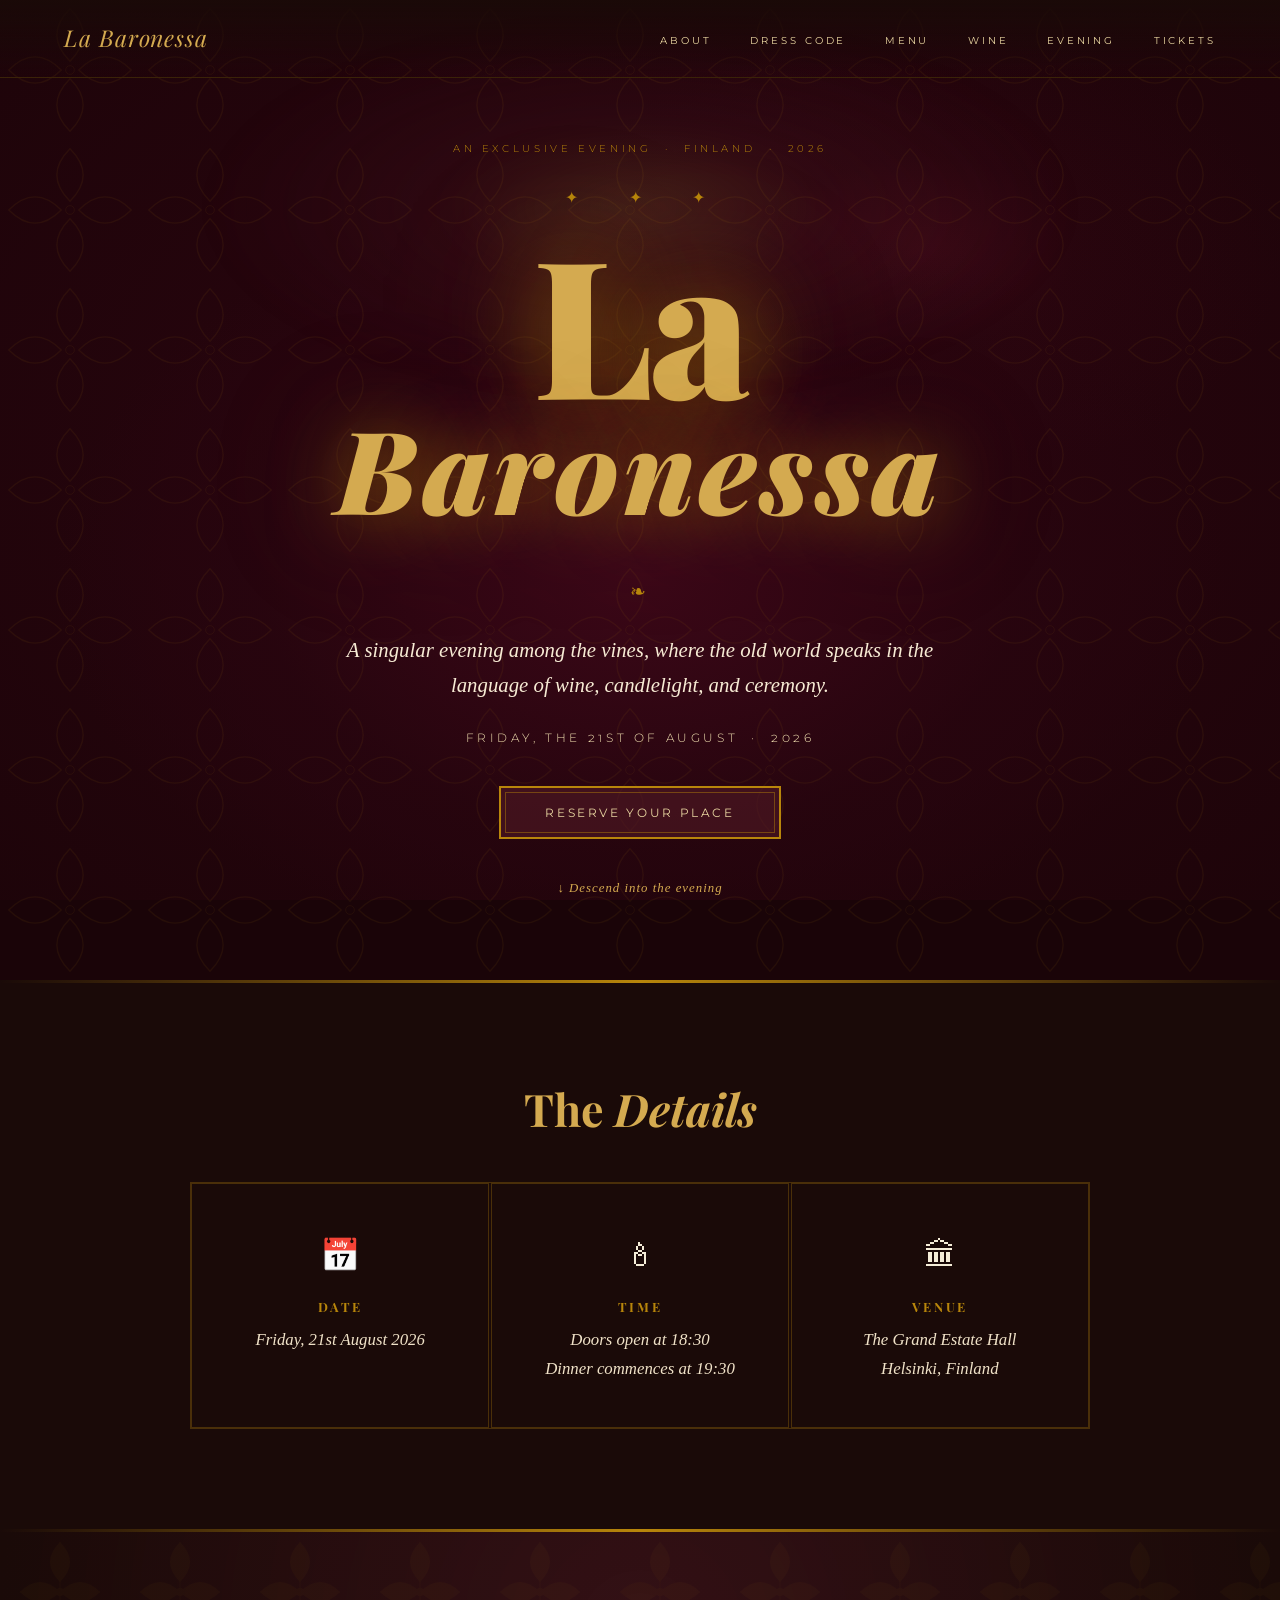
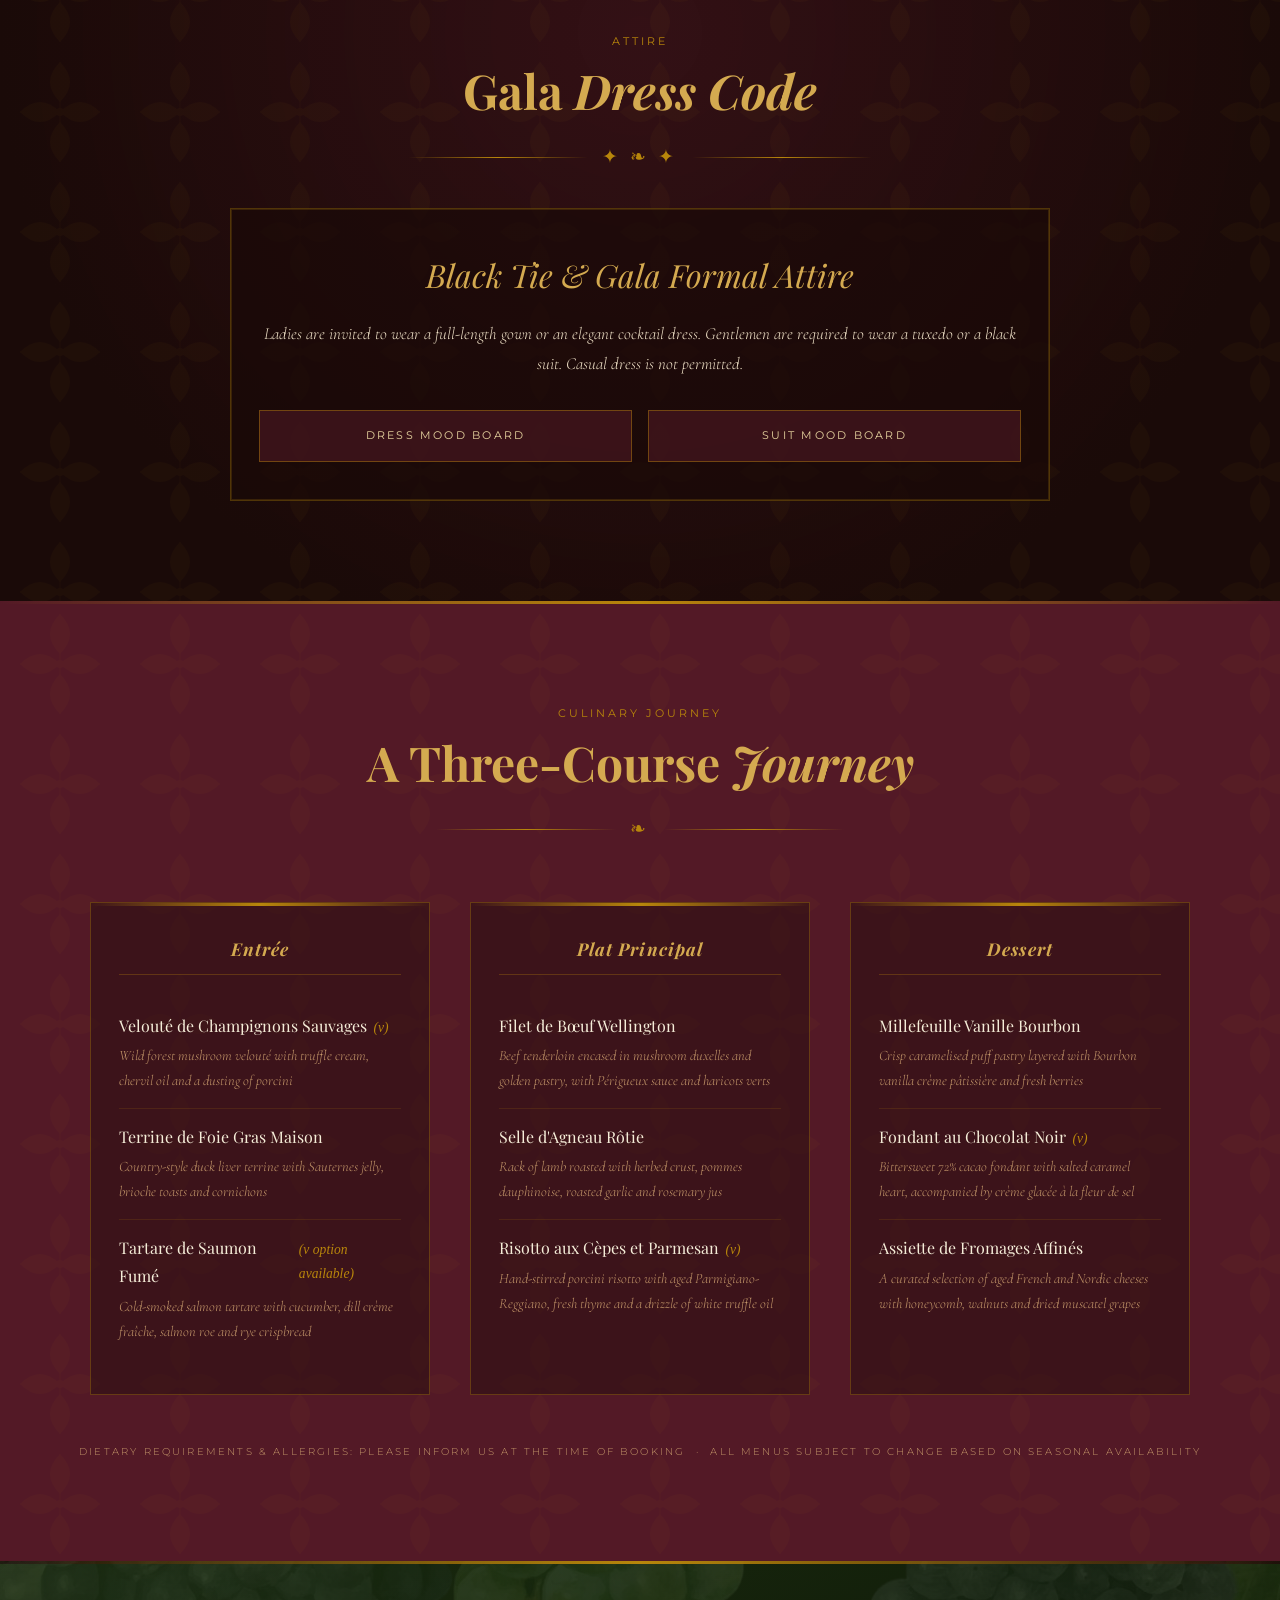
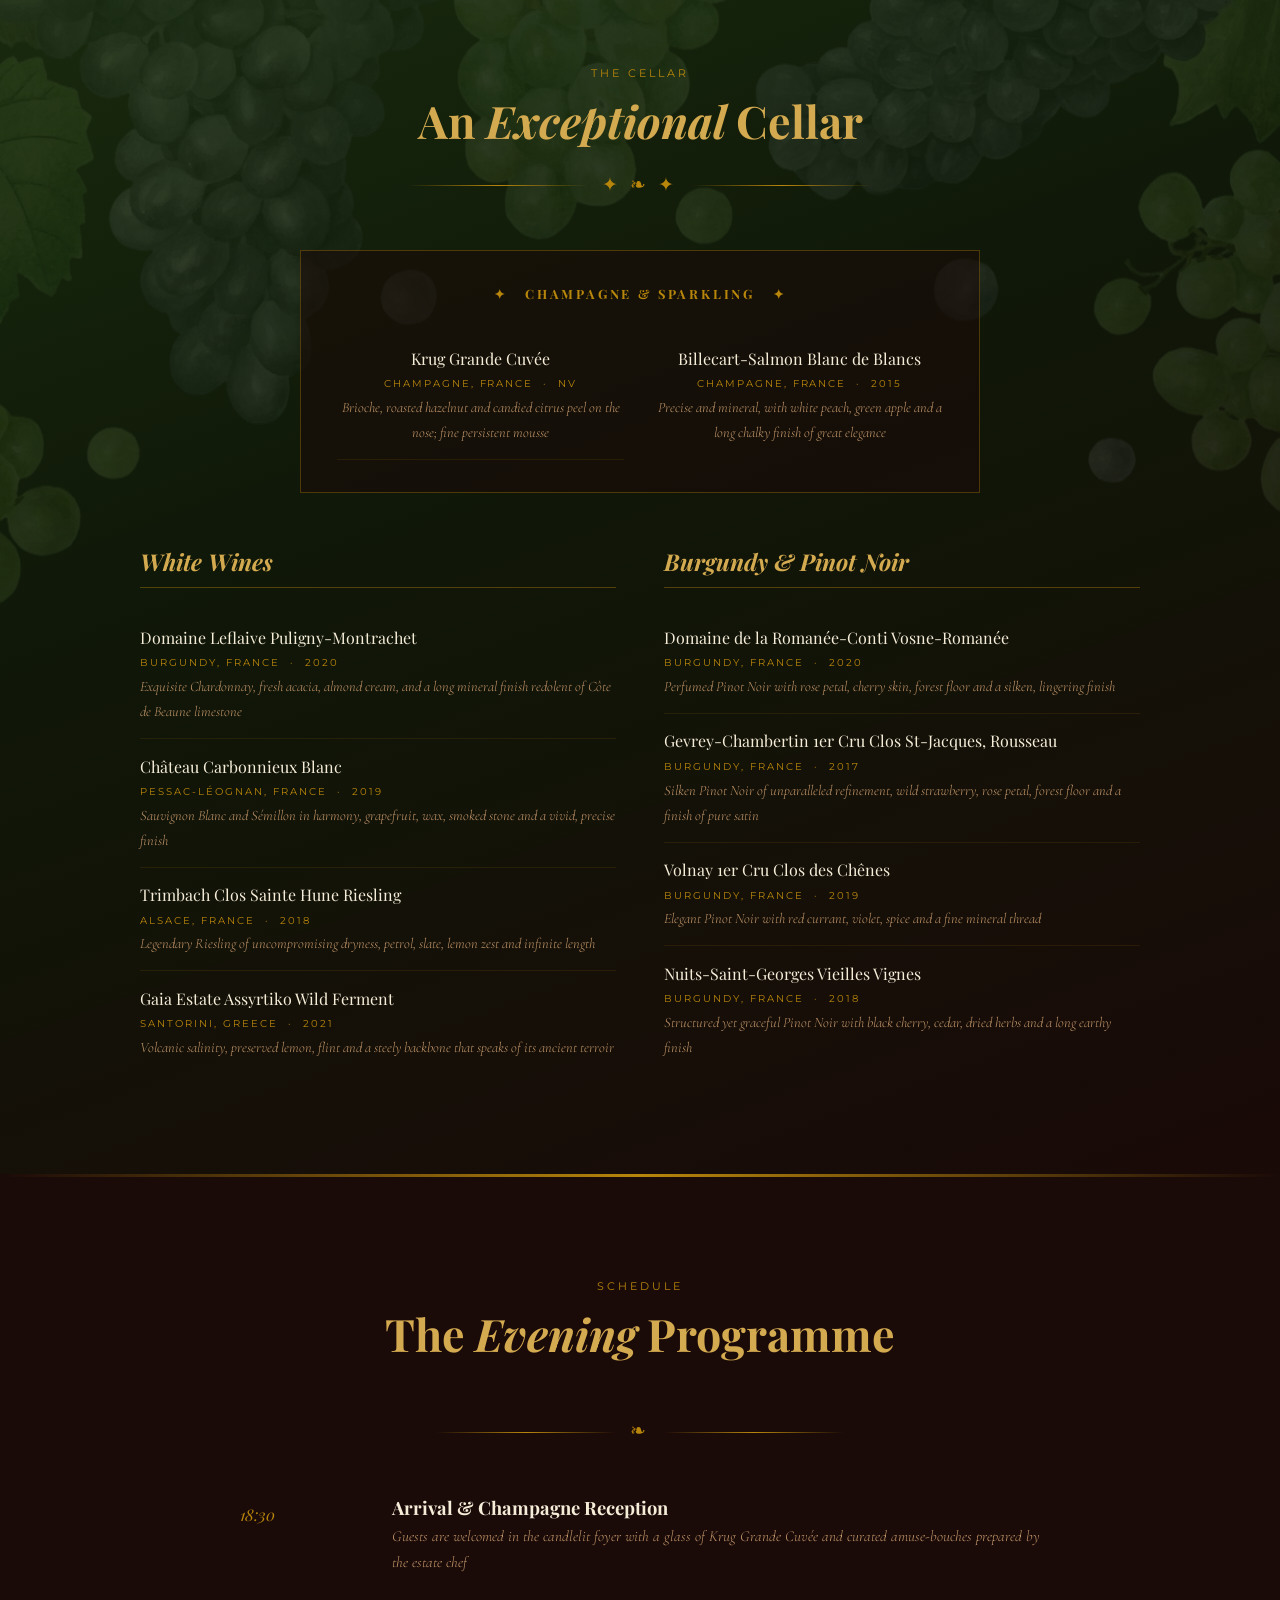
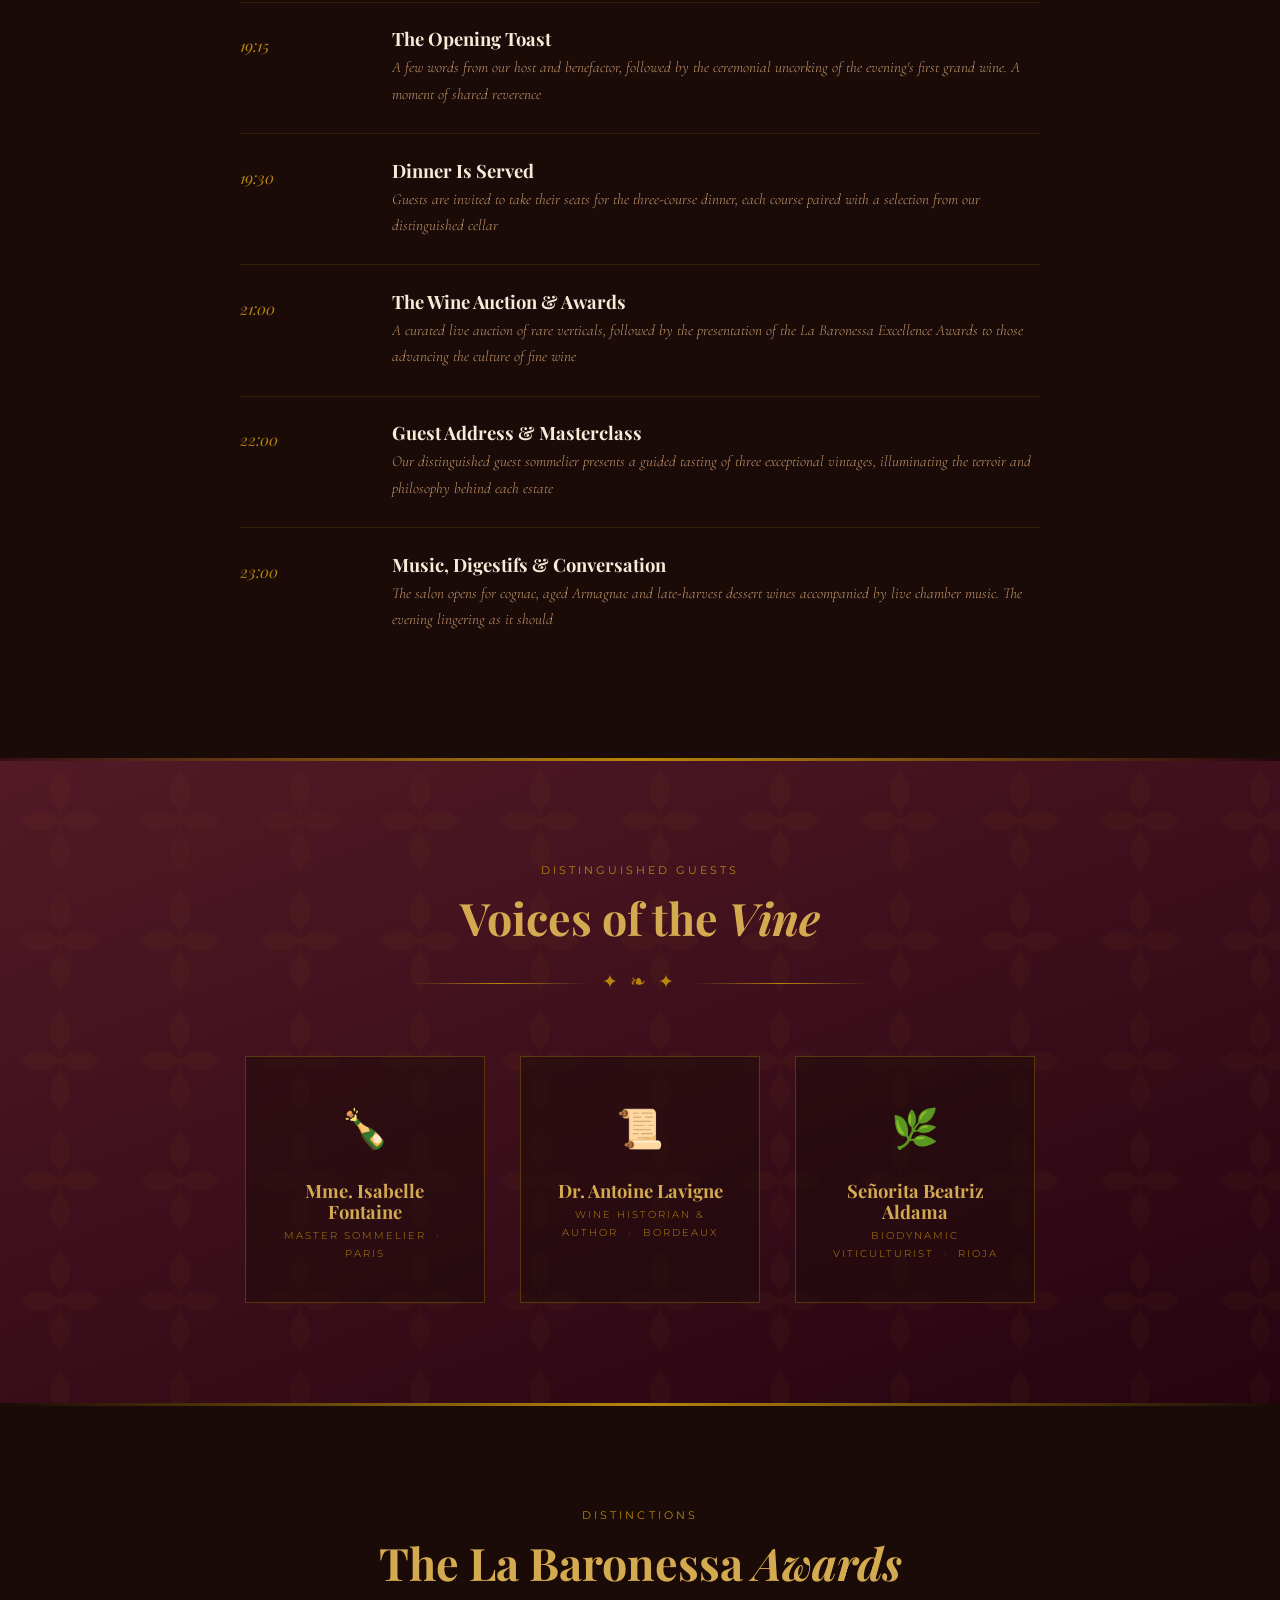
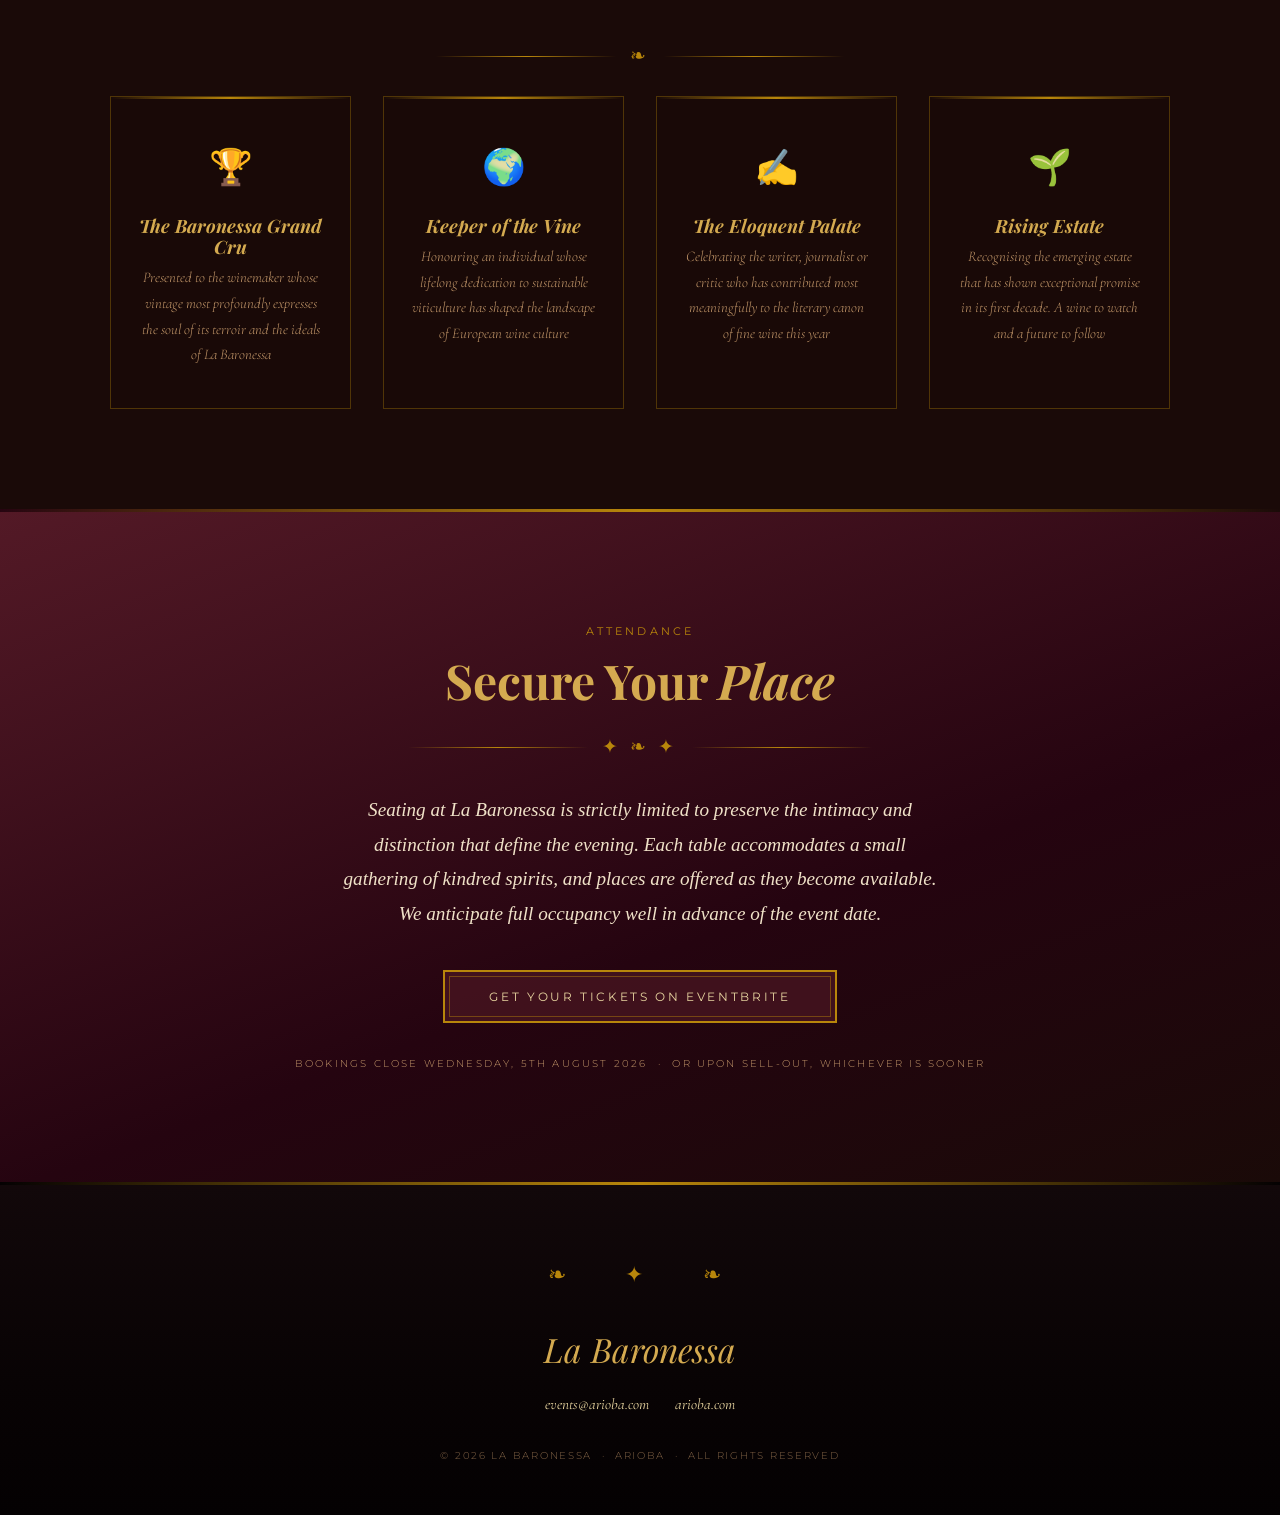
<file: index.html>
<!DOCTYPE html>
<html lang="en">
  <head>
    <meta charset="UTF-8" />
    <meta name="viewport" content="width=device-width, initial-scale=1.0" />
    <title>La Baronessa | An Exclusive Winery Gala · Finland 2026</title>
    <link rel="preconnect" href="https://fonts.googleapis.com" />
    <link rel="preconnect" href="https://fonts.gstatic.com" crossorigin />
    <link
      href="https://fonts.googleapis.com/css2?family=Playfair+Display:ital,wght@0,400;0,700;0,900;1,400;1,700;1,900&family=IM+Fell+English:ital@0;1&family=Cormorant+Garamond:ital,wght@0,300;0,400;1,300;1,400&family=Montserrat:wght@300;400&display=swap"
      rel="stylesheet"
    />
    <link rel="stylesheet" href="style.css" />
  </head>
  <body>
    <!-- Navigation -->
    <header role="banner">
      <nav aria-label="Main navigation">
        <a href="#hero" class="nav-logo">La Baronessa</a>
        <ul class="nav-links" role="list">
          <li><a href="about.html">About</a></li>
          <li><a href="#dress-code">Dress Code</a></li>
          <li><a href="#menu">Menu</a></li>
          <li><a href="#wine">Wine</a></li>
          <li><a href="#programme">Evening</a></li>
          <li><a href="#tickets">Tickets</a></li>
        </ul>
      </nav>
    </header>

    <main>
      <!-- Hero -->
      <section id="hero" aria-labelledby="hero-title">
        <p class="hero-eyebrow">
          An Exclusive Evening &nbsp;·&nbsp; Finland &nbsp;·&nbsp; 2026
        </p>
        <span class="hero-ornament" aria-hidden="true"
          >✦ &nbsp; ✦ &nbsp; ✦</span
        >
        <h1 id="hero-title">
          <span class="hero-title-la">La</span>
          <span class="hero-title-baronesa">Baronessa</span>
        </h1>
        <div class="vine-rule" aria-hidden="true"><span>❧</span></div>
        <p class="hero-subtitle">
          A singular evening among the vines, where the old world speaks in the
          language of wine, candlelight, and ceremony.
        </p>
        <p class="hero-date">
          <time datetime="2026-08-21"
            >Friday, the 21st of August &nbsp;·&nbsp; 2026</time
          >
        </p>
        <a href="#tickets" class="btn-cta">Reserve Your Place</a>
        <span class="hero-scroll-hint" aria-hidden="true"
          >↓ Descend into the evening</span
        >
      </section>

      <!-- Event Details -->
      <section
        id="details"
        class="section-border-top"
        aria-labelledby="details-title"
      >
        <h2 id="details-title">The <span class="italic-gold">Details</span></h2>
        <ul class="details-grid" role="list">
          <li class="detail-card">
            <span class="detail-icon" aria-hidden="true">📅</span>
            <h3>Date</h3>
            <p><time datetime="2026-08-21">Friday, 21st August 2026</time></p>
          </li>
          <li class="detail-card">
            <span class="detail-icon" aria-hidden="true">🕯</span>
            <h3>Time</h3>
            <p>
              Doors open at <time datetime="18:30">18:30</time><br />
              Dinner commences at <time datetime="19:30">19:30</time>
            </p>
          </li>
          <li class="detail-card">
            <span class="detail-icon" aria-hidden="true">🏛</span>
            <h3>Venue</h3>
            <!-- TODO: replace with real venue name and address -->
            <p>The Grand Estate Hall<br />Helsinki, Finland</p>
          </li>
        </ul>
      </section>

      <!-- Dress Code -->
      <section
        id="dress-code"
        class="section-border-top vine-bg"
        aria-labelledby="dress-code-title"
      >
        <header class="section-header centred max-w">
          <span class="section-tag">Attire</span>
          <h2 id="dress-code-title">
            Gala <span class="italic-gold">Dress Code</span>
          </h2>
          <div class="vine-rule" aria-hidden="true"><span>✦ ❧ ✦</span></div>
        </header>
        <div class="dress-code-panel">
          <p class="dress-code-lead">Black Tie &amp; Gala Formal Attire</p>
          <p class="dress-code-rule">
            Ladies are invited to wear a full-length gown or an elegant cocktail
            dress. Gentlemen are required to wear a tuxedo or a black suit.
            Casual dress is not permitted.
          </p>
          <div class="dress-code-boards" role="list">
            <a
              class="dress-board"
              href="https://pin.it/4fusInB5Q"
              target="_blank"
              rel="noopener noreferrer"
              >Dress Mood Board</a
            >
            <a
              class="dress-board"
              href="https://pin.it/1NRxevU7A"
              target="_blank"
              rel="noopener noreferrer"
              >Suit Mood Board</a
            >
          </div>
        </div>
      </section>

      <!-- Dinner Menu -->
      <section
        id="menu"
        class="section-border-top vine-bg"
        aria-labelledby="menu-title"
      >
        <header class="section-header centred">
          <span class="section-tag">Culinary Journey</span>
          <h2 id="menu-title">
            A Three-Course <span class="italic-gold">Journey</span>
          </h2>
          <div class="vine-rule" aria-hidden="true"><span>❧</span></div>
        </header>
        <div class="menu-columns">
          <!-- Entrée -->
          <article class="menu-col" aria-labelledby="menu-entree">
            <h3 class="menu-col-heading" id="menu-entree">Entrée</h3>
            <!-- TODO: replace with confirmed starter dishes -->
            <ul role="list">
              <li class="menu-item">
                <div class="menu-item-name">
                  Velouté de Champignons Sauvages
                  <span class="menu-item-v">(v)</span>
                </div>
                <p class="menu-item-desc">
                  Wild forest mushroom velouté with truffle cream, chervil oil
                  and a dusting of porcini
                </p>
              </li>
              <li class="menu-item">
                <div class="menu-item-name">Terrine de Foie Gras Maison</div>
                <p class="menu-item-desc">
                  Country-style duck liver terrine with Sauternes jelly, brioche
                  toasts and cornichons
                </p>
              </li>
              <li class="menu-item">
                <div class="menu-item-name">
                  Tartare de Saumon Fumé
                  <span class="menu-item-v">(v option available)</span>
                </div>
                <p class="menu-item-desc">
                  Cold-smoked salmon tartare with cucumber, dill crème fraîche,
                  salmon roe and rye crispbread
                </p>
              </li>
            </ul>
          </article>

          <!-- Main Course -->
          <article class="menu-col" aria-labelledby="menu-main">
            <h3 class="menu-col-heading" id="menu-main">Plat Principal</h3>
            <!-- TODO: replace with confirmed main course dishes -->
            <ul role="list">
              <li class="menu-item">
                <div class="menu-item-name">Filet de Bœuf Wellington</div>
                <p class="menu-item-desc">
                  Beef tenderloin encased in mushroom duxelles and golden
                  pastry, with Périgueux sauce and haricots verts
                </p>
              </li>
              <li class="menu-item">
                <div class="menu-item-name">Selle d'Agneau Rôtie</div>
                <p class="menu-item-desc">
                  Rack of lamb roasted with herbed crust, pommes dauphinoise,
                  roasted garlic and rosemary jus
                </p>
              </li>
              <li class="menu-item">
                <div class="menu-item-name">
                  Risotto aux Cèpes et Parmesan
                  <span class="menu-item-v">(v)</span>
                </div>
                <p class="menu-item-desc">
                  Hand-stirred porcini risotto with aged Parmigiano-Reggiano,
                  fresh thyme and a drizzle of white truffle oil
                </p>
              </li>
            </ul>
          </article>

          <!-- Dessert -->
          <article class="menu-col" aria-labelledby="menu-dessert">
            <h3 class="menu-col-heading" id="menu-dessert">Dessert</h3>
            <!-- TODO: replace with confirmed dessert dishes -->
            <ul role="list">
              <li class="menu-item">
                <div class="menu-item-name">Millefeuille Vanille Bourbon</div>
                <p class="menu-item-desc">
                  Crisp caramelised puff pastry layered with Bourbon vanilla
                  crème pâtissière and fresh berries
                </p>
              </li>
              <li class="menu-item">
                <div class="menu-item-name">
                  Fondant au Chocolat Noir <span class="menu-item-v">(v)</span>
                </div>
                <p class="menu-item-desc">
                  Bittersweet 72% cacao fondant with salted caramel heart,
                  accompanied by crème glacée à la fleur de sel
                </p>
              </li>
              <li class="menu-item">
                <div class="menu-item-name">Assiette de Fromages Affinés</div>
                <p class="menu-item-desc">
                  A curated selection of aged French and Nordic cheeses with
                  honeycomb, walnuts and dried muscatel grapes
                </p>
              </li>
            </ul>
          </article>
        </div>
        <p class="menu-footer-note">
          Dietary requirements &amp; allergies: please inform us at the time of
          booking &nbsp;·&nbsp; All menus subject to change based on seasonal
          availability
        </p>
      </section>

      <!-- Wine Menu -->
      <section
        id="wine"
        class="section-border-top"
        aria-labelledby="wine-title"
      >
        <header class="section-header centred max-w">
          <span class="section-tag">The Cellar</span>
          <h2 id="wine-title">
            An <span class="italic-gold">Exceptional</span> Cellar
          </h2>
          <div class="vine-rule" aria-hidden="true"><span>✦ ❧ ✦</span></div>
        </header>

        <!-- Champagne & Sparkling -->
        <div
          class="champagne-panel"
          role="region"
          aria-label="Champagne and Sparkling"
        >
          <p class="champagne-panel-heading" aria-hidden="true">
            ✦ &nbsp; Champagne &amp; Sparkling &nbsp; ✦
          </p>
          <ul class="champagne-pair" role="list">
            <!-- TODO: replace with real champagne selections -->
            <li class="wine-entry">
              <div class="wine-name">Krug Grande Cuvée</div>
              <div class="wine-meta">Champagne, France &nbsp;·&nbsp; NV</div>
              <p class="wine-note">
                Brioche, roasted hazelnut and candied citrus peel on the nose;
                fine persistent mousse
              </p>
            </li>
            <li class="wine-entry">
              <div class="wine-name">Billecart-Salmon Blanc de Blancs</div>
              <div class="wine-meta">Champagne, France &nbsp;·&nbsp; 2015</div>
              <p class="wine-note">
                Precise and mineral, with white peach, green apple and a long
                chalky finish of great elegance
              </p>
            </li>
          </ul>
        </div>

        <!-- White & Red Wines -->
        <div class="wine-columns">
          <div role="region" aria-labelledby="white-wines-heading">
            <h3 class="wine-col-heading" id="white-wines-heading">
              White Wines
            </h3>
            <!-- TODO: replace with real white wine selections -->
            <ul role="list">
              <li class="wine-entry">
                <div class="wine-name">Domaine Leflaive Puligny-Montrachet</div>
                <div class="wine-meta">Burgundy, France &nbsp;·&nbsp; 2020</div>
                <p class="wine-note">
                  Exquisite Chardonnay, fresh acacia, almond cream, and a long
                  mineral finish redolent of Côte de Beaune limestone
                </p>
              </li>
              <li class="wine-entry">
                <div class="wine-name">Château Carbonnieux Blanc</div>
                <div class="wine-meta">
                  Pessac-Léognan, France &nbsp;·&nbsp; 2019
                </div>
                <p class="wine-note">
                  Sauvignon Blanc and Sémillon in harmony, grapefruit, wax,
                  smoked stone and a vivid, precise finish
                </p>
              </li>
              <li class="wine-entry">
                <div class="wine-name">Trimbach Clos Sainte Hune Riesling</div>
                <div class="wine-meta">Alsace, France &nbsp;·&nbsp; 2018</div>
                <p class="wine-note">
                  Legendary Riesling of uncompromising dryness, petrol, slate,
                  lemon zest and infinite length
                </p>
              </li>
              <li class="wine-entry">
                <div class="wine-name">Gaia Estate Assyrtiko Wild Ferment</div>
                <div class="wine-meta">
                  Santorini, Greece &nbsp;·&nbsp; 2021
                </div>
                <p class="wine-note">
                  Volcanic salinity, preserved lemon, flint and a steely
                  backbone that speaks of its ancient terroir
                </p>
              </li>
            </ul>
          </div>

          <div role="region" aria-labelledby="red-wines-heading">
            <h3 class="wine-col-heading" id="red-wines-heading">
              Burgundy &amp; Pinot Noir
            </h3>
            <!-- TODO: replace with real wine selections -->
            <ul role="list">
              <li class="wine-entry">
                <div class="wine-name">
                  Domaine de la Romanée-Conti Vosne-Romanée
                </div>
                <div class="wine-meta">Burgundy, France &nbsp;·&nbsp; 2020</div>
                <p class="wine-note">
                  Perfumed Pinot Noir with rose petal, cherry skin, forest floor
                  and a silken, lingering finish
                </p>
              </li>
              <li class="wine-entry">
                <div class="wine-name">
                  Gevrey-Chambertin 1er Cru Clos St-Jacques, Rousseau
                </div>
                <div class="wine-meta">Burgundy, France &nbsp;·&nbsp; 2017</div>
                <p class="wine-note">
                  Silken Pinot Noir of unparalleled refinement, wild strawberry,
                  rose petal, forest floor and a finish of pure satin
                </p>
              </li>
              <li class="wine-entry">
                <div class="wine-name">Volnay 1er Cru Clos des Chênes</div>
                <div class="wine-meta">Burgundy, France &nbsp;·&nbsp; 2019</div>
                <p class="wine-note">
                  Elegant Pinot Noir with red currant, violet, spice and a fine
                  mineral thread
                </p>
              </li>
              <li class="wine-entry">
                <div class="wine-name">Nuits-Saint-Georges Vieilles Vignes</div>
                <div class="wine-meta">Burgundy, France &nbsp;·&nbsp; 2018</div>
                <p class="wine-note">
                  Structured yet graceful Pinot Noir with black cherry, cedar,
                  dried herbs and a long earthy finish
                </p>
              </li>
            </ul>
          </div>
        </div>
      </section>

      <!-- Evening Programme -->
      <section
        id="programme"
        class="section-border-top"
        aria-labelledby="programme-title"
      >
        <header class="section-header centred">
          <span class="section-tag">Schedule</span>
          <h2 id="programme-title">
            The <span class="italic-gold">Evening</span> Programme
          </h2>
          <div class="vine-rule" aria-hidden="true"><span>❧</span></div>
        </header>
        <!-- TODO: replace with confirmed programme times -->
        <ol class="programme-list" role="list">
          <li class="programme-item">
            <time class="prog-time" datetime="18:30">18:30</time>
            <div>
              <h3 class="prog-title">Arrival &amp; Champagne Reception</h3>
              <p class="prog-desc">
                Guests are welcomed in the candlelit foyer with a glass of Krug
                Grande Cuvée and curated amuse-bouches prepared by the estate
                chef
              </p>
            </div>
          </li>

          <li class="programme-item">
            <time class="prog-time" datetime="19:15">19:15</time>
            <div>
              <h3 class="prog-title">The Opening Toast</h3>
              <p class="prog-desc">
                A few words from our host and benefactor, followed by the
                ceremonial uncorking of the evening's first grand wine. A moment
                of shared reverence
              </p>
            </div>
          </li>

          <li class="programme-item">
            <time class="prog-time" datetime="19:30">19:30</time>
            <div>
              <h3 class="prog-title">Dinner Is Served</h3>
              <p class="prog-desc">
                Guests are invited to take their seats for the three-course
                dinner, each course paired with a selection from our
                distinguished cellar
              </p>
            </div>
          </li>

          <li class="programme-item">
            <time class="prog-time" datetime="21:00">21:00</time>
            <div>
              <h3 class="prog-title">The Wine Auction &amp; Awards</h3>
              <p class="prog-desc">
                A curated live auction of rare verticals, followed by the
                presentation of the La Baronessa Excellence Awards to those
                advancing the culture of fine wine
              </p>
            </div>
          </li>

          <li class="programme-item">
            <time class="prog-time" datetime="22:00">22:00</time>
            <div>
              <h3 class="prog-title">Guest Address &amp; Masterclass</h3>
              <p class="prog-desc">
                Our distinguished guest sommelier presents a guided tasting of
                three exceptional vintages, illuminating the terroir and
                philosophy behind each estate
              </p>
            </div>
          </li>

          <li class="programme-item">
            <time class="prog-time" datetime="23:00">23:00</time>
            <div>
              <h3 class="prog-title">Music, Digestifs &amp; Conversation</h3>
              <p class="prog-desc">
                The salon opens for cognac, aged Armagnac and late-harvest
                dessert wines accompanied by live chamber music. The evening
                lingering as it should
              </p>
            </div>
          </li>
        </ol>
      </section>

      <!-- Distinguished Guests -->
      <section
        id="guests"
        class="section-border-top vine-bg centred"
        aria-labelledby="guests-title"
      >
        <span class="section-tag">Distinguished Guests</span>
        <h2 id="guests-title">
          Voices of the <span class="italic-gold">Vine</span>
        </h2>
        <div class="vine-rule" aria-hidden="true"><span>✦ ❧ ✦</span></div>
        <!-- TODO: replace with real speaker names and titles -->
        <ul class="guests-row" role="list">
          <li class="guest-card">
            <span class="guest-icon" aria-hidden="true">🍾</span>
            <h3 class="guest-name">Mme. Isabelle Fontaine</h3>
            <p class="guest-title">Master Sommelier &nbsp;·&nbsp; Paris</p>
          </li>
          <li class="guest-card">
            <span class="guest-icon" aria-hidden="true">📜</span>
            <h3 class="guest-name">Dr. Antoine Lavigne</h3>
            <p class="guest-title">
              Wine Historian &amp; Author &nbsp;·&nbsp; Bordeaux
            </p>
          </li>
          <li class="guest-card">
            <span class="guest-icon" aria-hidden="true">🌿</span>
            <h3 class="guest-name">Señorita Beatriz Aldama</h3>
            <p class="guest-title">
              Biodynamic Viticulturist &nbsp;·&nbsp; Rioja
            </p>
          </li>
        </ul>
      </section>

      <!-- Awards -->
      <section
        id="awards"
        class="section-border-top"
        aria-labelledby="awards-title"
      >
        <header class="section-header centred">
          <span class="section-tag">Distinctions</span>
          <h2 id="awards-title">
            The La Baronessa <span class="italic-gold">Awards</span>
          </h2>
          <div class="vine-rule" aria-hidden="true"><span>❧</span></div>
        </header>
        <!-- TODO: replace with real award names and descriptions -->
        <ul class="awards-grid" role="list">
          <li class="award-card">
            <span class="award-icon" aria-hidden="true">🏆</span>
            <h3 class="award-name">The Baronessa Grand Cru</h3>
            <p class="award-desc">
              Presented to the winemaker whose vintage most profoundly expresses
              the soul of its terroir and the ideals of La Baronessa
            </p>
          </li>
          <li class="award-card">
            <span class="award-icon" aria-hidden="true">🌍</span>
            <h3 class="award-name">Keeper of the Vine</h3>
            <p class="award-desc">
              Honouring an individual whose lifelong dedication to sustainable
              viticulture has shaped the landscape of European wine culture
            </p>
          </li>
          <li class="award-card">
            <span class="award-icon" aria-hidden="true">✍️</span>
            <h3 class="award-name">The Eloquent Palate</h3>
            <p class="award-desc">
              Celebrating the writer, journalist or critic who has contributed
              most meaningfully to the literary canon of fine wine this year
            </p>
          </li>
          <li class="award-card">
            <span class="award-icon" aria-hidden="true">🌱</span>
            <h3 class="award-name">Rising Estate</h3>
            <p class="award-desc">
              Recognising the emerging estate that has shown exceptional promise
              in its first decade. A wine to watch and a future to follow
            </p>
          </li>
        </ul>
      </section>

      <!-- Tickets -->
      <section
        id="tickets"
        class="section-border-top centred"
        aria-labelledby="tickets-title"
      >
        <span class="section-tag">Attendance</span>
        <h2 id="tickets-title">
          Secure Your <span class="italic-gold">Place</span>
        </h2>
        <div class="vine-rule" aria-hidden="true"><span>✦ ❧ ✦</span></div>
        <p class="tickets-para">
          Seating at La Baronessa is strictly limited to preserve the intimacy
          and distinction that define the evening. Each table accommodates a
          small gathering of kindred spirits, and places are offered as they
          become available. We anticipate full occupancy well in advance of the
          event date.
        </p>
        <a
          href="https://www.eventbrite.ie/e/la-baronessa-kutsu-tickets-1986715485498?utm-campaign=social&utm-content=attendeeshare&utm-medium=discovery&utm-term=listing&utm-source=cp&aff=ebdsshcopyurl"
          class="btn-cta"
          target="_blank"
          rel="noopener noreferrer"
          >Get Your Tickets on Eventbrite</a
        >
        <p class="tickets-deadline">
          Bookings close
          <time datetime="2026-08-05">Wednesday, 5th August 2026</time>
          &nbsp;·&nbsp; or upon sell-out, whichever is sooner
        </p>
      </section>
    </main>

    <!-- Footer -->
    <footer role="contentinfo">
      <span class="footer-flourish" aria-hidden="true"
        >❧ &nbsp; ✦ &nbsp; ❧</span
      >
      <span class="footer-logo">La Baronessa</span>
      <address class="footer-links">
        <a href="mailto:events@arioba.com">events@arioba.com</a>
        <a href="https://arioba.com">arioba.com</a>
      </address>
      <p class="footer-copy">
        &copy; 2026 La Baronessa &nbsp;·&nbsp; Arioba &nbsp;·&nbsp; All rights
        reserved
      </p>
    </footer>

    <script src="main.js"></script>
  </body>
</html>
</file>
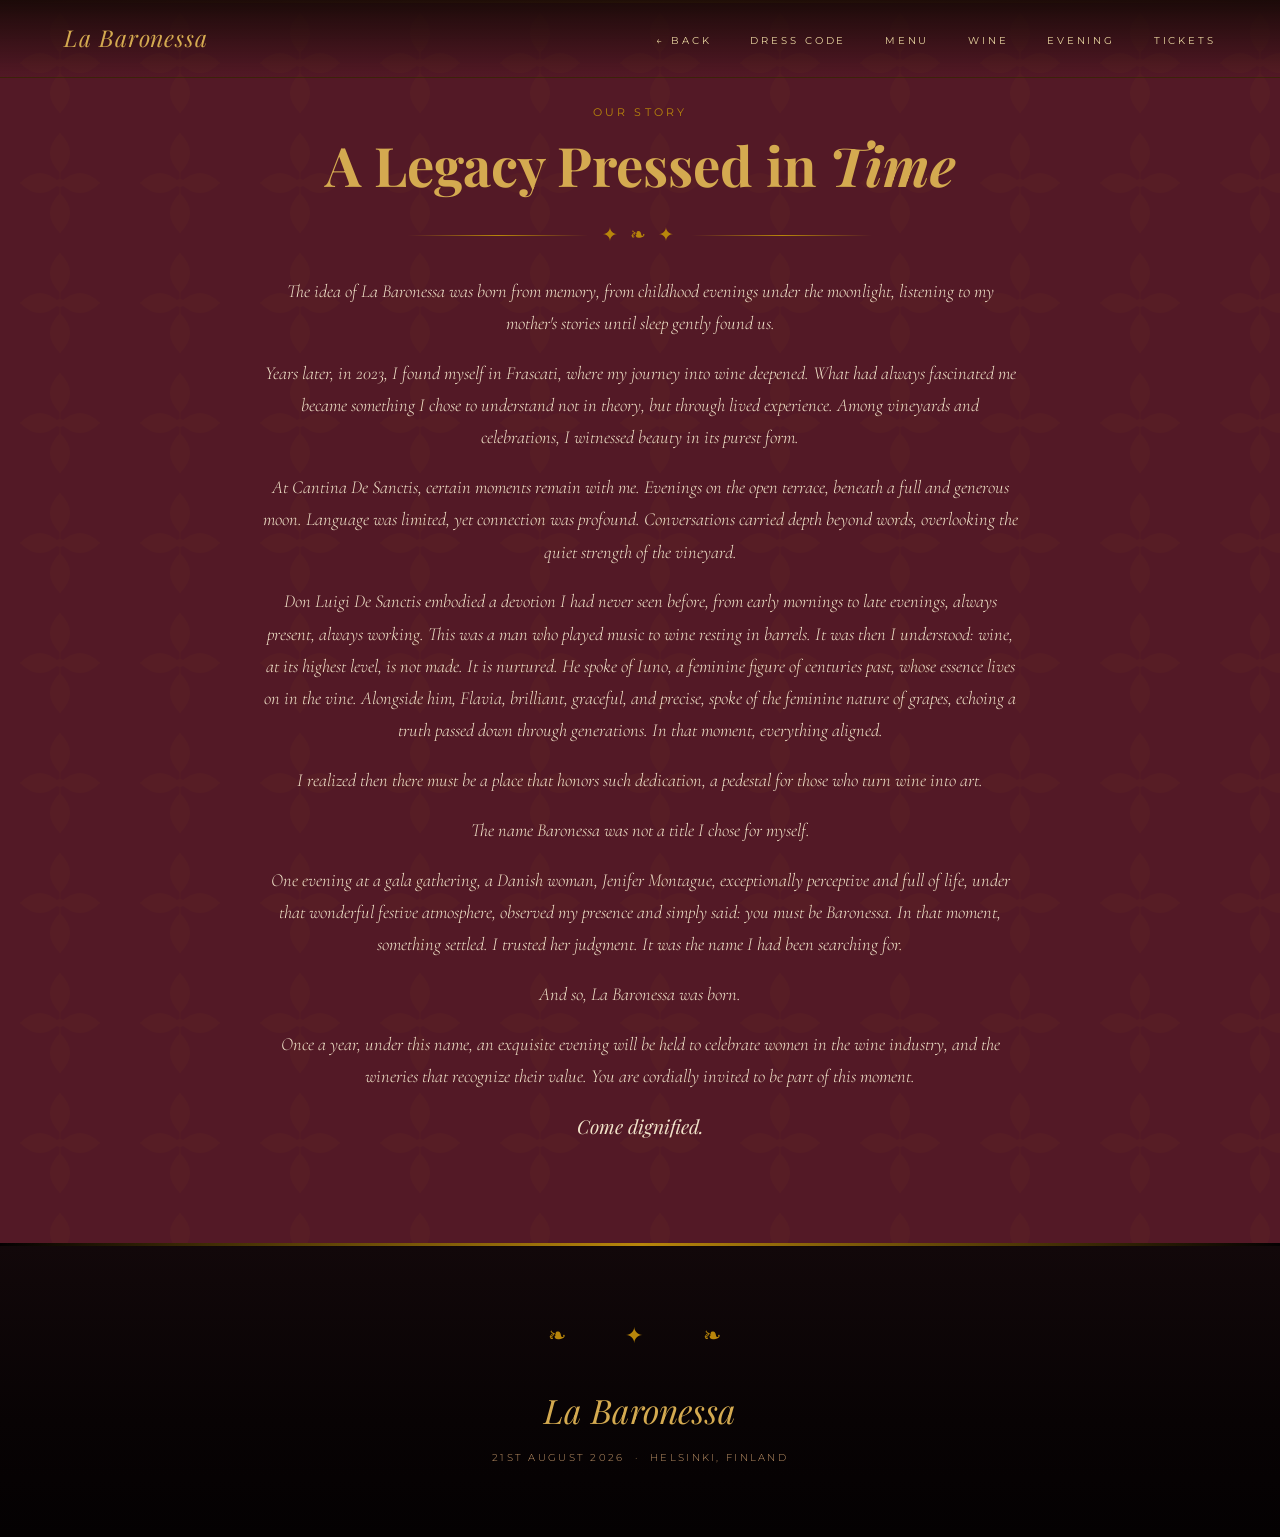
<file: about.html>
<!DOCTYPE html>
<html lang="en">
  <head>
    <meta charset="UTF-8" />
    <meta name="viewport" content="width=device-width, initial-scale=1.0" />
    <title>About | La Baronessa</title>
    <link rel="preconnect" href="https://fonts.googleapis.com" />
    <link rel="preconnect" href="https://fonts.gstatic.com" crossorigin />
    <link
      href="https://fonts.googleapis.com/css2?family=Playfair+Display:ital,wght@0,400;0,700;0,900;1,400;1,700;1,900&family=IM+Fell+English:ital@0;1&family=Cormorant+Garamond:ital,wght@0,300;0,400;1,300;1,400&family=Montserrat:wght@300;400&display=swap"
      rel="stylesheet"
    />
    <link rel="stylesheet" href="style.css" />
  </head>
  <body>
    <header role="banner">
      <nav aria-label="Main navigation">
        <a href="index.html#hero" class="nav-logo">La Baronessa</a>
        <ul class="nav-links" role="list">
          <li><a href="index.html#hero" class="back-btn">← Back</a></li>
          <li><a href="index.html#dress-code">Dress Code</a></li>
          <li><a href="index.html#menu">Menu</a></li>
          <li><a href="index.html#wine">Wine</a></li>
          <li><a href="index.html#programme">Evening</a></li>
          <li><a href="index.html#tickets">Tickets</a></li>
        </ul>
      </nav>
    </header>

    <main>
      <section
        id="about"
        class="section-border-top vine-bg centred"
        aria-labelledby="about-title"
      >
        <div class="about-inner">
          <span class="section-tag">Our Story</span>
          <h2 id="about-title">
            A Legacy Pressed in <span class="italic-gold">Time</span>
          </h2>
          <div class="vine-rule" aria-hidden="true"><span>✦ ❧ ✦</span></div>
          <p>
            The idea of La Baronessa was born from memory, from childhood
            evenings under the moonlight, listening to my mother's stories until
            sleep gently found us.
          </p>
          <p>
            Years later, in 2023, I found myself in Frascati, where my journey
            into wine deepened. What had always fascinated me became something I
            chose to understand not in theory, but through lived experience.
            Among vineyards and celebrations, I witnessed beauty in its purest
            form.
          </p>
          <p>
            At Cantina De Sanctis, certain moments remain with me. Evenings on
            the open terrace, beneath a full and generous moon. Language was
            limited, yet connection was profound. Conversations carried depth
            beyond words, overlooking the quiet strength of the vineyard.
          </p>
          <p>
            Don Luigi De Sanctis embodied a devotion I had never seen before,
            from early mornings to late evenings, always present, always
            working. This was a man who played music to wine resting in barrels.
            It was then I understood: wine, at its highest level, is not made.
            It is nurtured. He spoke of Iuno, a feminine figure of centuries
            past, whose essence lives on in the vine. Alongside him, Flavia,
            brilliant, graceful, and precise, spoke of the feminine nature of
            grapes, echoing a truth passed down through generations. In that
            moment, everything aligned.
          </p>
          <p>
            I realized then there must be a place that honors such dedication, a
            pedestal for those who turn wine into art.
          </p>
          <p>The name Baronessa was not a title I chose for myself.</p>
          <p>
            One evening at a gala gathering, a Danish woman, Jenifer Montague,
            exceptionally perceptive and full of life, under that wonderful
            festive atmosphere, observed my presence and simply said: you must
            be Baronessa. In that moment, something settled. I trusted her
            judgment. It was the name I had been searching for.
          </p>
          <p>And so, La Baronessa was born.</p>
          <p>
            Once a year, under this name, an exquisite evening will be held to
            celebrate women in the wine industry, and the wineries that
            recognize their value. You are cordially invited to be part of this
            moment.
          </p>
          <p
            class="italic-gold"
            style="
              font-family: 'Playfair Display', serif;
              font-style: italic;
              font-size: 1.2rem;
            "
          >
            Come dignified.
          </p>
        </div>
      </section>
    </main>

    <footer role="contentinfo">
      <span class="footer-flourish" aria-hidden="true"
        >❧ &nbsp; ✦ &nbsp; ❧</span
      >
      <span class="footer-logo">La Baronessa</span>
      <p class="footer-meta">
        <time datetime="2026-08-21">21st August 2026</time> &nbsp;·&nbsp;
        Helsinki, Finland
      </p>
    </footer>
  </body>
</html>
</file>
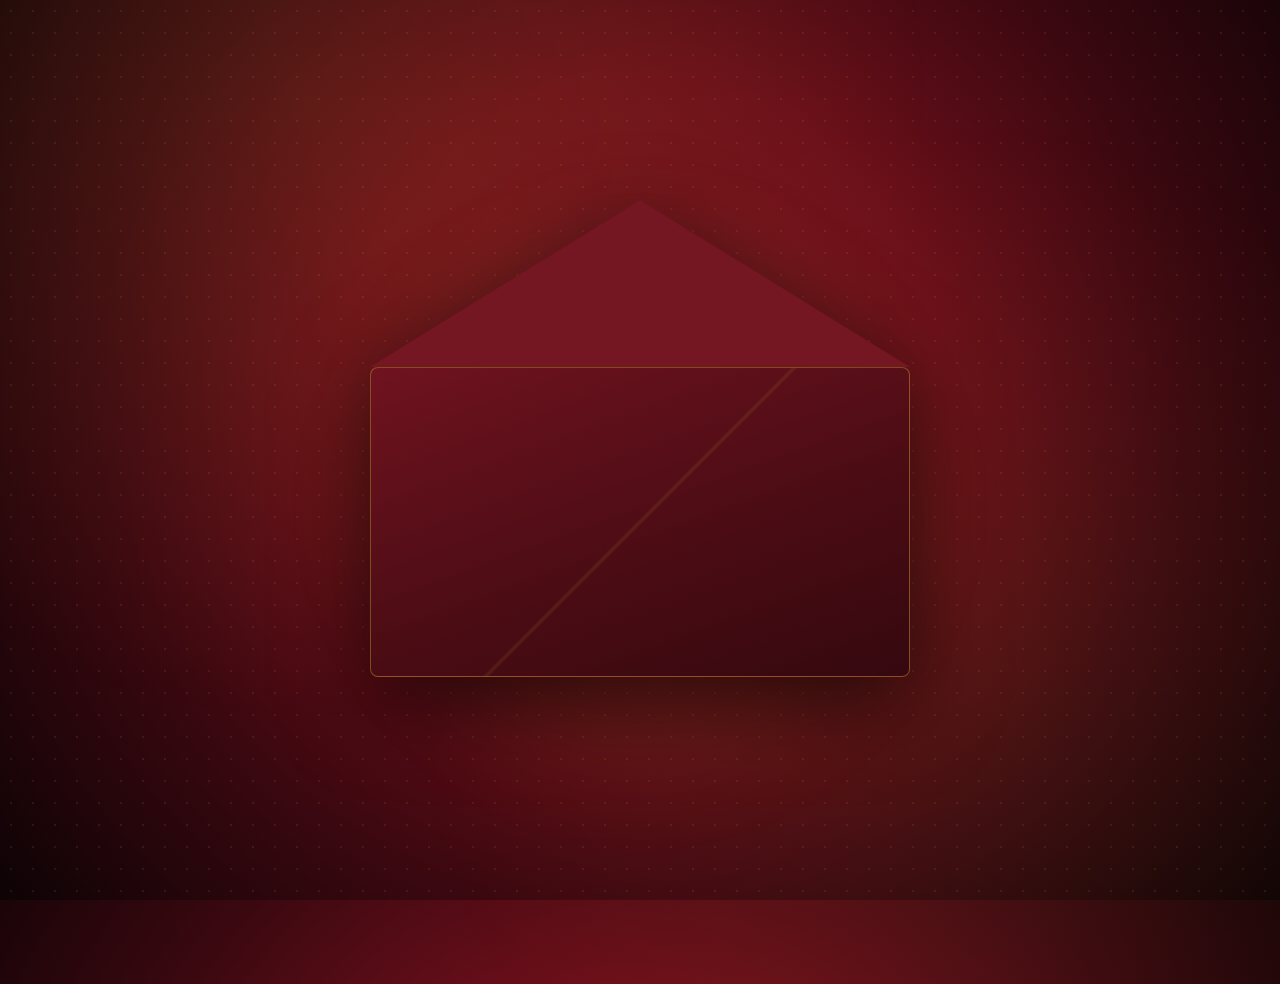
<file: invite.html>
<!DOCTYPE html>
<html lang="en">
  <head>
    <meta charset="UTF-8" />
    <meta name="viewport" content="width=device-width, initial-scale=1.0" />
    <title>La Baronesa Invitation</title>
    <link rel="preconnect" href="https://fonts.googleapis.com" />
    <link rel="preconnect" href="https://fonts.gstatic.com" crossorigin />
    <link
      href="https://fonts.googleapis.com/css2?family=Montserrat:wght@300;400&family=Playfair+Display:ital,wght@1,700&family=Pinyon+Script&display=swap"
      rel="stylesheet"
    />
    <style>
      :root {
        --crimson: #6b0f1a;
        --near-black: #0d0305;
        --gold: #c9932a;
        --pale-gold: #e8d5a0;
        --cream: #f5edd8;
        --muted-burgundy: #3d0a10;
        --font-script: "Pinyon Script", cursive;
        --font-display: "Playfair Display", serif;
        --font-label: "Montserrat", sans-serif;
      }

      * {
        box-sizing: border-box;
        margin: 0;
        padding: 0;
      }

      html,
      body {
        width: 100%;
        min-height: 100%;
      }

      body {
        position: relative;
        display: grid;
        place-items: center;
        overflow: hidden;
        background: radial-gradient(
          circle at 50% 42%,
          #7f1522 0%,
          var(--crimson) 36%,
          #3a0810 66%,
          var(--near-black) 100%
        );
        color: var(--cream);
        transition: background-color 0.8s ease;
        font-family: var(--font-label);
      }

      /* Dot texture overlay for tactile paper feeling */
      body::before {
        content: "";
        position: fixed;
        inset: 0;
        pointer-events: none;
        opacity: 0.16;
        background-image: url("data:image/svg+xml,%3Csvg xmlns='http://www.w3.org/2000/svg' width='22' height='22'%3E%3Ccircle cx='11' cy='11' r='1' fill='%23c9932a'/%3E%3C/svg%3E");
        background-size: 22px 22px;
        mix-blend-mode: screen;
        z-index: 0;
      }

      body::after {
        content: "";
        position: fixed;
        inset: -15%;
        pointer-events: none;
        z-index: 0;
        background: radial-gradient(
            circle at 30% 20%,
            rgba(201, 147, 42, 0.12),
            transparent 42%
          ),
          radial-gradient(
            circle at 70% 70%,
            rgba(201, 147, 42, 0.08),
            transparent 40%
          );
        animation: ambientShift 14s ease-in-out infinite alternate;
      }

      @keyframes ambientShift {
        0% {
          transform: scale(1) translateY(0);
        }
        100% {
          transform: scale(1.07) translateY(-8px);
        }
      }

      body.loading {
        background: var(--near-black);
      }

      .scene {
        position: relative;
        width: min(92vw, 720px);
        min-height: 100vh;
        display: grid;
        place-items: center;
        padding: 5vh 0 3vh;
        z-index: 1;
        perspective: 1200px;
      }

      .glitter-layer {
        position: absolute;
        inset: 0;
        pointer-events: none;
        z-index: 6;
        overflow: hidden;
      }

      .sparkle {
        position: absolute;
        color: rgba(232, 213, 160, 0.9);
        opacity: 0;
        transform: translateY(10px) scale(0.2) rotate(0deg);
        text-shadow: 0 0 10px rgba(201, 147, 42, 0.55);
      }

      .sparkle-active .sparkle {
        animation: sparkleBurst 1.8s ease-out forwards;
      }

      @keyframes sparkleBurst {
        0% {
          opacity: 0;
          transform: translateY(20px) scale(0.2) rotate(0deg);
        }
        20% {
          opacity: 1;
        }
        100% {
          opacity: 0;
          transform: translateY(-42px) scale(1.25) rotate(38deg);
        }
      }

      .scene::before {
        content: "";
        position: absolute;
        width: min(82vw, 620px);
        height: min(82vw, 620px);
        left: 50%;
        top: 56%;
        transform: translate(-50%, -50%);
        border-radius: 50%;
        background: radial-gradient(
          circle,
          rgba(201, 147, 42, 0.28) 0%,
          rgba(201, 147, 42, 0.08) 42%,
          transparent 72%
        );
        filter: blur(38px);
        pointer-events: none;
        z-index: 0;
        animation: sceneGlow 5.5s ease-in-out infinite;
      }

      @keyframes sceneGlow {
        0%,
        100% {
          opacity: 0.68;
        }
        50% {
          opacity: 1;
        }
      }

      .envelope {
        position: absolute;
        width: min(78vw, 540px);
        height: min(44vw, 310px);
        left: 50%;
        top: 58%;
        transform: translate(-50%, -50%);
        opacity: 0;
        filter: drop-shadow(0 24px 44px rgba(0, 0, 0, 0.68));
        transition: opacity 1.15s ease;
        z-index: 1;
      }

      .envelope-body {
        position: absolute;
        inset: 0;
        border: 1px solid rgba(201, 147, 42, 0.48);
        background: linear-gradient(
          160deg,
          #6f131f 0%,
          #4b0c14 58%,
          #35080f 100%
        );
        border-radius: 8px;
        overflow: hidden;
      }

      .envelope-body::before,
      .envelope-body::after {
        content: "";
        position: absolute;
        left: 0;
        right: 0;
        margin: auto;
        width: 100%;
        height: 100%;
        background: linear-gradient(
          135deg,
          transparent 49.5%,
          rgba(201, 147, 42, 0.12) 50%,
          transparent 50.5%
        );
        opacity: 0.6;
        pointer-events: none;
      }

      .envelope-flap {
        position: absolute;
        top: 0;
        left: 0;
        right: 0;
        margin: auto;
        width: 100%;
        height: 54%;
        transform-origin: top center;
        transform: rotateX(0deg);
        transition: transform 1.8s ease;
        z-index: 3;
      }

      .envelope-flap::before {
        content: "";
        position: absolute;
        left: 0;
        right: 0;
        margin: auto;
        width: 0;
        height: 0;
        border-left: calc(min(78vw, 540px) / 2) solid transparent;
        border-right: calc(min(78vw, 540px) / 2) solid transparent;
        border-top: calc(min(44vw, 310px) * 0.54) solid #7a1825;
        filter: brightness(0.95);
      }

      .invitation-card {
        position: relative;
        width: min(92vw, 560px);
        border: 2px solid var(--gold);
        box-shadow: inset 0 0 0 1px rgba(201, 147, 42, 0.55),
          0 0 40px rgba(201, 147, 42, 0.25), 0 22px 48px rgba(0, 0, 0, 0.55);
        border-radius: 14px;
        padding: clamp(28px, 5vw, 40px) clamp(20px, 5vw, 42px) 30px;
        text-align: center;
        background: radial-gradient(
            circle at top,
            rgba(120, 24, 37, 0.35),
            transparent 60%
          ),
          linear-gradient(180deg, #741522 0%, var(--muted-burgundy) 100%);
        transform: translateY(210px) scale(0.98);
        opacity: 0;
        z-index: 4;
        overflow: hidden;
        animation: goldPulse 4s ease-in-out infinite;
      }

      .invitation-card::before {
        content: "";
        position: absolute;
        inset: 10px;
        border: 1px solid rgba(201, 147, 42, 0.42);
        border-radius: 10px;
        pointer-events: none;
      }

      .invitation-card::after {
        content: "";
        position: absolute;
        top: -52%;
        left: 0;
        width: 100%;
        height: 62%;
        background: linear-gradient(
          180deg,
          rgba(201, 147, 42, 0),
          rgba(232, 213, 160, 0.34),
          rgba(201, 147, 42, 0)
        );
        transform: translateY(-180%);
        opacity: 0;
        pointer-events: none;
        filter: blur(1px);
      }

      .invitation-card.shimmering::after {
        opacity: 1;
        animation: cardShimmerScroll 1.35s ease-out forwards;
      }

      @keyframes cardShimmerScroll {
        0% {
          transform: translateY(-180%);
        }
        100% {
          transform: translateY(290%);
        }
      }

      @keyframes goldPulse {
        0%,
        100% {
          box-shadow: inset 0 0 0 1px rgba(201, 147, 42, 0.55),
            0 0 34px rgba(201, 147, 42, 0.2), 0 20px 44px rgba(0, 0, 0, 0.55);
        }
        50% {
          box-shadow: inset 0 0 0 1px rgba(201, 147, 42, 0.75),
            0 0 48px rgba(201, 147, 42, 0.34), 0 22px 50px rgba(0, 0, 0, 0.55);
        }
      }

      .crest {
        color: var(--gold);
        font-size: 1.05rem;
        letter-spacing: 0.42em;
        margin-bottom: 18px;
        opacity: 0;
        transform: translateY(10px);
        transition: opacity 0.45s ease, transform 0.45s ease;
      }

      .subtitle {
        font-family: var(--font-label);
        font-size: 0.66rem;
        font-weight: 400;
        letter-spacing: 0.34em;
        text-transform: uppercase;
        color: var(--gold);
        margin-bottom: 16px;
        opacity: 0;
        transform: translateY(10px);
        transition: opacity 0.45s ease, transform 0.45s ease;
      }

      .event-name {
        font-family: var(--font-display);
        font-style: italic;
        font-weight: 700;
        color: var(--pale-gold);
        font-size: clamp(2rem, 6vw, 3.2rem);
        line-height: 1.1;
        opacity: 0;
        transform: translateY(10px);
        transition: opacity 0.45s ease, transform 0.45s ease;
      }

      .ornamental-divider {
        margin: 20px auto;
        display: flex;
        align-items: center;
        justify-content: center;
        gap: 12px;
        color: var(--gold);
        opacity: 0;
        transform: translateY(10px);
        transition: opacity 0.45s ease, transform 0.45s ease;
      }

      .ornamental-divider::before,
      .ornamental-divider::after {
        content: "";
        width: min(28vw, 150px);
        height: 1px;
        background: linear-gradient(
          90deg,
          transparent,
          var(--gold),
          transparent
        );
      }

      .script-line {
        font-family: var(--font-script);
        font-size: clamp(2rem, 6vw, 2.8rem);
        line-height: 1;
        color: var(--pale-gold);
        opacity: 0;
        transform: translateY(10px);
        transition: opacity 0.45s ease, transform 0.45s ease;
      }

      .guest-name {
        margin-top: 6px;
        font-family: var(--font-script);
        font-size: clamp(2.35rem, 8vw, 3.1rem);
        line-height: 1;
        color: var(--pale-gold);
        text-shadow: 0 0 18px rgba(201, 147, 42, 0.22);
        opacity: 0;
        transform: translateY(10px);
        transition: opacity 0.45s ease, transform 0.45s ease;
      }

      .details {
        margin-top: 18px;
        font-family: var(--font-label);
        font-size: 0.76rem;
        font-weight: 300;
        letter-spacing: 0.22em;
        text-transform: uppercase;
        color: var(--cream);
        opacity: 0;
        transform: translateY(10px);
        transition: opacity 0.45s ease, transform 0.45s ease;
      }

      .event-description {
        max-width: 470px;
        margin: 10px auto 0;
        font-family: var(--font-body, var(--font-label));
        font-size: 0.96rem;
        line-height: 1.55;
        color: rgba(245, 237, 216, 0.9);
        opacity: 0;
        transform: translateY(10px);
        transition: opacity 0.45s ease, transform 0.45s ease;
      }

      .wax-seal {
        width: 86px;
        height: 86px;
        margin: 20px auto 8px;
        opacity: 0;
        transform: scale(0.9) translateY(8px);
        transition: opacity 0.45s ease, transform 0.45s ease;
        filter: drop-shadow(0 6px 10px rgba(0, 0, 0, 0.45));
      }

      .card-actions {
        margin-top: 14px;
        display: grid;
        justify-items: center;
        gap: 10px;
        opacity: 0;
        transform: translateY(10px);
        transition: opacity 0.45s ease, transform 0.45s ease;
      }

      .action-note {
        font-family: var(--font-label);
        font-size: 0.6rem;
        letter-spacing: 0.24em;
        text-transform: uppercase;
        color: rgba(245, 237, 216, 0.7);
      }

      .download-btn {
        position: relative;
        padding: 13px 26px;
        border: 1px solid var(--gold);
        box-shadow: inset 0 0 0 1px rgba(201, 147, 42, 0.3);
        background: linear-gradient(
          180deg,
          rgba(61, 10, 16, 0.5) 0%,
          rgba(13, 3, 5, 0.7) 100%
        );
        color: var(--pale-gold);
        font-family: var(--font-label);
        font-size: 0.7rem;
        letter-spacing: 0.2em;
        text-transform: uppercase;
        cursor: pointer;
        transition: background-color 0.25s ease, color 0.25s ease,
          transform 0.25s ease, box-shadow 0.25s ease;
      }

      .download-btn::before,
      .download-btn::after {
        content: "✦";
        position: absolute;
        top: 50%;
        transform: translateY(-50%);
        font-size: 0.7rem;
        color: rgba(201, 147, 42, 0.8);
      }

      .download-btn::before {
        left: 10px;
      }
      .download-btn::after {
        right: 10px;
      }

      .download-btn:hover {
        background: var(--gold);
        color: var(--near-black);
        transform: translateY(-2px);
        box-shadow: 0 8px 16px rgba(0, 0, 0, 0.3);
      }

      .reveal.show {
        opacity: 1;
        transform: translateY(0) scale(1);
      }

      body.opening .envelope {
        opacity: 1;
      }

      body.opening .scene::before {
        animation-duration: 4.2s;
        opacity: 1;
      }

      body.flap-open .envelope-flap {
        transform: rotateX(178deg);
      }

      body.card-rise .invitation-card {
        opacity: 1;
        transform: translateY(0);
        transition: transform 1.2s cubic-bezier(0.16, 1, 0.3, 1),
          opacity 0.55s ease;
      }

      @media (max-width: 640px) {
        .scene {
          width: 96vw;
        }

        .details {
          line-height: 1.65;
          letter-spacing: 0.15em;
        }

        .download-btn {
          width: 100%;
        }
      }
    </style>
  </head>
  <body class="loading">
    <main class="scene" aria-live="polite">
      <div class="glitter-layer" id="glitterLayer" aria-hidden="true"></div>

      <div class="envelope" aria-hidden="true">
        <div class="envelope-body"></div>
        <div class="envelope-flap"></div>
      </div>

      <section class="invitation-card" aria-labelledby="event-title">
        <p class="crest reveal">❧ ✦ ❧</p>
        <p class="subtitle reveal">
          <!-- TODO: replace -->YOU ARE CORDIALLY INVITED TO
        </p>
        <h1 id="event-title" class="event-name reveal">
          <!-- TODO: replace -->La Baronesa
        </h1>
        <div class="ornamental-divider reveal" aria-hidden="true">✦</div>
        <p class="script-line reveal">Guest of Honour</p>
        <p id="guestName" class="guest-name reveal">Guest Name</p>
        <p class="details reveal">
          <!-- TODO: replace -->Friday · 21st August 2026 · Finland
        </p>
        <p class="event-description reveal">
          <!-- TODO: replace -->An intimate black-tie evening of exceptional
          wines, candlelit dining, and distinguished guests celebrating the art
          of the vine.
        </p>

        <svg
          class="wax-seal reveal"
          viewBox="0 0 100 100"
          role="img"
          aria-label="Decorative wax seal"
        >
          <circle
            cx="50"
            cy="50"
            r="45"
            fill="#6b0f1a"
            stroke="#c9932a"
            stroke-width="3"
          />
          <circle
            cx="50"
            cy="50"
            r="29"
            fill="none"
            stroke="#c9932a"
            stroke-width="1.5"
            stroke-dasharray="2 4"
          />
          <path
            d="M26 50 Q50 24 74 50 Q50 76 26 50Z"
            fill="none"
            stroke="#c9932a"
            stroke-width="1.2"
            opacity="0.8"
          />
          <text
            x="50"
            y="58"
            text-anchor="middle"
            font-size="24"
            fill="#c9932a"
            font-family="serif"
          >
            ❧
          </text>
        </svg>

        <div class="card-actions reveal">
          <p class="action-note">Keepsake entry pass</p>
          <button id="downloadBadge" class="download-btn" type="button">
            Download Your Badge
          </button>
        </div>
      </section>
    </main>

    <script>
      (function () {
        var guestNameNode = document.getElementById("guestName");
        var downloadButton = document.getElementById("downloadBadge");
        var glitterLayer = document.getElementById("glitterLayer");
        var invitationCard = document.querySelector(".invitation-card");
        var searchParams = new URLSearchParams(window.location.search);
        var rawGuest = searchParams.get("guest");

        function sanitizeName(input) {
          if (!input) return "";
          return input
            .replace(/<[^>]*>/g, "")
            .replace(/[\n\r\t]+/g, " ")
            .replace(/\s{2,}/g, " ")
            .trim();
        }

        var guestName = sanitizeName(rawGuest) || "Guest Name";
        guestNameNode.textContent = guestName;

        function triggerGlitterBurst() {
          if (!glitterLayer) return;
          glitterLayer.innerHTML = "";

          function addSparkles(count, delayMin, delayMax) {
            for (var i = 0; i < count; i += 1) {
              var sparkle = document.createElement("span");
              sparkle.className = "sparkle";
              sparkle.textContent = i % 3 === 0 ? "+" : "✦";
              sparkle.style.left = 6 + Math.random() * 88 + "%";
              sparkle.style.top = 12 + Math.random() * 62 + "%";
              sparkle.style.fontSize = 9 + Math.random() * 14 + "px";
              sparkle.style.animationDelay =
                delayMin + Math.random() * (delayMax - delayMin) + "s";
              glitterLayer.appendChild(sparkle);
            }
          }

          addSparkles(42, 0, 0.45);

          glitterLayer.classList.add("sparkle-active");
          setTimeout(function () {
            addSparkles(26, 0, 0.35);
          }, 240);

          setTimeout(function () {
            glitterLayer.classList.remove("sparkle-active");
            glitterLayer.innerHTML = "";
          }, 2600);
        }

        function triggerCardShimmer() {
          if (!invitationCard) return;
          invitationCard.classList.remove("shimmering");
          // Restart animation reliably if triggered again.
          void invitationCard.offsetWidth;
          invitationCard.classList.add("shimmering");
          setTimeout(function () {
            invitationCard.classList.remove("shimmering");
            void invitationCard.offsetWidth;
            invitationCard.classList.add("shimmering");
          }, 360);

          setTimeout(function () {
            invitationCard.classList.remove("shimmering");
          }, 1650);
        }

        // Opening sequence: dark screen -> envelope fades in -> flap opens -> card rises -> content reveals step-by-step.
        function runOpeningAnimation() {
          var revealNodes = document.querySelectorAll(".reveal");

          setTimeout(function () {
            document.body.classList.remove("loading");
            document.body.classList.add("opening");
          }, 240);

          setTimeout(function () {
            document.body.classList.add("flap-open");
            triggerGlitterBurst();
            triggerCardShimmer();
          }, 1350);

          setTimeout(function () {
            document.body.classList.add("card-rise");
          }, 2350);

          setTimeout(function () {
            revealNodes.forEach(function (node, index) {
              setTimeout(function () {
                node.classList.add("show");
              }, index * 220);
            });
          }, 3200);
        }

        // Canvas drawing routine for the personalized 900x500 guest badge.
        function drawBadge(canvas, ctx, name) {
          var width = canvas.width;
          var height = canvas.height;

          function fitGuestFontSize(text, maxWidth, startSize, minSize) {
            var size = startSize;
            while (size >= minSize) {
              ctx.font = "italic 700 " + size + 'px "Playfair Display"';
              if (ctx.measureText(text).width <= maxWidth) {
                return size;
              }
              size -= 2;
            }
            return minSize;
          }

          // Single-card background with layered gradient depth.
          var baseGradient = ctx.createLinearGradient(0, 0, width, height);
          baseGradient.addColorStop(0, "#5f0e18");
          baseGradient.addColorStop(0.52, "#6b0f1a");
          baseGradient.addColorStop(1, "#2b060d");
          ctx.fillStyle = baseGradient;
          ctx.fillRect(0, 0, width, height);

          var centerGlow = ctx.createRadialGradient(
            width * 0.5,
            height * 0.5,
            20,
            width * 0.5,
            height * 0.5,
            360
          );
          centerGlow.addColorStop(0, "rgba(201,147,42,0.2)");
          centerGlow.addColorStop(1, "rgba(201,147,42,0)");
          ctx.fillStyle = centerGlow;
          ctx.fillRect(0, 0, width, height);

          // Double frame in antique gold.
          ctx.strokeStyle = "#c9932a";
          ctx.lineWidth = 3;
          ctx.strokeRect(1.5, 1.5, width - 3, height - 3);

          ctx.strokeStyle = "rgba(201,147,42,0.55)";
          ctx.lineWidth = 1;
          ctx.strokeRect(13.5, 13.5, width - 27, height - 27);

          // Corner ornaments.
          ctx.fillStyle = "#c9932a";
          ctx.font = '24px "Playfair Display"';
          ctx.textAlign = "center";
          ctx.textBaseline = "middle";
          ctx.fillText("✦", 26, 24);
          ctx.fillText("✦", width - 26, 24);
          ctx.fillText("✦", 26, height - 24);
          ctx.fillText("✦", width - 26, height - 24);

          // Unified content block.
          var centerX = width / 2;
          ctx.textAlign = "center";
          ctx.textBaseline = "alphabetic";

          ctx.fillStyle = "#c9932a";
          ctx.font = '400 18px "Montserrat"';
          ctx.fillText("YOU ARE INVITED", centerX, 102);

          ctx.strokeStyle = "rgba(201,147,42,0.4)";
          ctx.lineWidth = 1;
          ctx.beginPath();
          ctx.moveTo(84, 120);
          ctx.lineTo(width - 84, 120);
          ctx.stroke();

          ctx.fillStyle = "#e8d5a0";
          var guestFontSize = fitGuestFontSize(name, width - 180, 68, 34);
          ctx.font = "italic 700 " + guestFontSize + 'px "Playfair Display"';
          ctx.shadowColor = "rgba(0,0,0,0.35)";
          ctx.shadowBlur = 10;
          ctx.shadowOffsetY = 2;
          ctx.fillText(name, centerX, 252);
          ctx.shadowColor = "transparent";
          ctx.shadowBlur = 0;
          ctx.shadowOffsetY = 0;

          ctx.strokeStyle = "#c9932a";
          ctx.lineWidth = 1.5;
          ctx.beginPath();
          ctx.moveTo(106, 282);
          ctx.lineTo(width - 106, 282);
          ctx.stroke();

          ctx.fillStyle = "#c9932a";
          ctx.font = '400 18px "Montserrat"';
          ctx.fillText("GUEST OF HONOUR INVITED TO LA BARONESA", centerX, 332);

          ctx.fillStyle = "rgba(245,237,216,0.9)";
          ctx.font = '300 22px "Montserrat"';
          ctx.fillText("FRIDAY · 21 AUGUST 2026", centerX, 382);

          ctx.fillStyle = "rgba(232,213,160,0.85)";
          ctx.font = '400 22px "Montserrat"';
          ctx.fillText("FINLAND", centerX, 422);
        }

        function safeFileName(name) {
          return (
            name
              .replace(/[^a-zA-Z0-9\s_-]/g, "")
              .trim()
              .replace(/\s+/g, "_")
              .slice(0, 60) || "Guest_Name"
          );
        }

        function downloadBadge() {
          var canvas = document.createElement("canvas");
          canvas.width = 900;
          canvas.height = 500;

          var ctx = canvas.getContext("2d");
          if (!ctx) return;

          // Ensure Google fonts are loaded before Canvas text rendering.
          document.fonts.ready.then(function () {
            drawBadge(canvas, ctx, guestName);
            canvas.toBlob(function (blob) {
              if (!blob) return;
              var url = URL.createObjectURL(blob);
              var link = document.createElement("a");
              link.href = url;
              link.download =
                "Attending_LaBaronesa_Gala_21August2026_Finland_" +
                safeFileName(guestName) +
                ".png";
              document.body.appendChild(link);
              link.click();
              link.remove();
              URL.revokeObjectURL(url);
            }, "image/png");
          });
        }

        downloadButton.addEventListener("click", downloadBadge);
        runOpeningAnimation();

        // TODO: replace - for URL parameter testing, use a server URL like:
        // https://arioba.com/invite?guest=Maria%20Johnson
      })();
    </script>
  </body>
</html>
</file>
<file: style.css>
/* CSS CUSTOM PROPERTIES */
:root {
  --black: #1a0a08;
  --burgundy: #531926;
  --green: #2d4a1e;
  --gold: #b8860b;
  --gold-light: #d4aa50;
  --gold-pale: #e8d5a0;
  --cream: #f5edd8;
  --parchment: #f0e2c8;
  --brown: #c4976a;
  --font-display: "Playfair Display", serif;
  --font-poetic: "IM Fell English", serif;
  --font-body: "Cormorant Garamond", serif;
  --font-label: "Montserrat", sans-serif;
  --border-gold: 1px solid rgba(184, 134, 11, 0.35);
  --gradient-gold: linear-gradient(
    90deg,
    transparent,
    var(--gold),
    transparent
  );
}

/* RESET & BASE */
*,
*::before,
*::after {
  box-sizing: border-box;
  margin: 0;
  padding: 0;
}

ul,
ol {
  list-style: none;
}

html {
  scroll-behavior: smooth;
}

body {
  background-color: var(--black);
  color: var(--cream);
  font-family: var(--font-body);
  font-size: 18px;
  line-height: 1.75;
  overflow-x: hidden;
}

/* SVG dot texture overlay — fixed behind everything */
body::before {
  content: "";
  position: fixed;
  inset: 0;
  z-index: 0;
  pointer-events: none;
  opacity: 0.18;
  background-image: url("data:image/svg+xml,%3Csvg xmlns='http://www.w3.org/2000/svg' width='24' height='24'%3E%3Ccircle cx='12' cy='12' r='1' fill='%23b8860b'/%3E%3C/svg%3E");
  background-repeat: repeat;
  background-size: 24px 24px;
}

/* All sections sit above the dot overlay */
section,
nav,
footer {
  position: relative;
  z-index: 1;
}

/* SECTION BORDERS & DIVIDERS */
.section-border-top {
  border-top: 3px solid transparent;
  border-image: var(--gradient-gold) 1;
}

.vine-rule {
  display: flex;
  align-items: center;
  gap: 14px;
  justify-content: center;
  margin: 1.4rem 0;
}
.vine-rule::before,
.vine-rule::after {
  content: "";
  flex: 1;
  max-width: 180px;
  height: 1px;
  background: var(--gradient-gold);
}
.vine-rule span {
  color: var(--gold);
  font-size: 1.2rem;
  letter-spacing: 0.2em;
}

/* Section tag label */
.section-tag {
  font-family: var(--font-label);
  font-size: 0.68rem;
  font-weight: 400;
  letter-spacing: 0.28em;
  text-transform: uppercase;
  color: var(--gold);
  display: block;
  margin-bottom: 0.75rem;
}

/* General section padding */
.section-pad {
  padding: 100px 5vw;
}

/* Section header block (tag + heading + rule) */
.section-header {
  margin-bottom: 0;
}

/* Centred section wrapper */
.centred {
  text-align: center;
}

.max-w {
  max-width: 820px;
  margin-left: auto;
  margin-right: auto;
}

/* SVG vine background mixin (applied per section) */
.vine-bg::after {
  content: "";
  position: absolute;
  inset: 0;
  pointer-events: none;
  z-index: 0;
  opacity: 0.04;
  background-image: url("data:image/svg+xml,%3Csvg xmlns='http://www.w3.org/2000/svg' width='120' height='120' viewBox='0 0 120 120'%3E%3Cpath d='M60 10 Q80 30 60 50 Q40 30 60 10Z' fill='%23b8860b'/%3E%3Cpath d='M20 60 Q40 40 60 60 Q40 80 20 60Z' fill='%23b8860b'/%3E%3Cpath d='M100 60 Q80 40 60 60 Q80 80 100 60Z' fill='%23b8860b'/%3E%3Cpath d='M60 70 Q80 90 60 110 Q40 90 60 70Z' fill='%23b8860b'/%3E%3Ccircle cx='60' cy='60' r='4' fill='%23b8860b'/%3E%3Cline x1='60' y1='10' x2='60' y2='110' stroke='%23b8860b' stroke-width='1'/%3E%3Cline x1='20' y1='60' x2='100' y2='60' stroke='%23b8860b' stroke-width='1'/%3E%3C/svg%3E");
  background-repeat: repeat;
  background-size: 120px 120px;
}

/* All content inside vine-bg needs z-index above the ::after */
.vine-bg > * {
  position: relative;
  z-index: 1;
}

/* TYPOGRAPHY HELPERS */
h1,
h2,
h3,
h4 {
  font-family: var(--font-display);
  color: var(--gold-light);
  line-height: 1.15;
}

.italic-gold {
  font-style: italic;
  color: var(--gold-light);
}

p {
  font-family: var(--font-body);
  color: var(--cream);
  font-weight: 300;
}

/* CTA BUTTON — double border */
.btn-cta {
  position: relative;
  display: inline-block;
  padding: 14px 44px;
  font-family: var(--font-label);
  font-size: 0.75rem;
  font-weight: 400;
  letter-spacing: 0.22em;
  text-transform: uppercase;
  color: var(--gold-pale);
  text-decoration: none;
  border: 2px solid var(--gold);
  background: rgba(83, 25, 38, 0.6);
  cursor: pointer;
  transition: background 0.35s, color 0.35s;
}
.btn-cta::before {
  content: "";
  position: absolute;
  inset: 4px;
  border: 1px solid rgba(184, 134, 11, 0.45);
  pointer-events: none;
  transition: border-color 0.35s;
}
.btn-cta:hover {
  background: var(--burgundy);
  color: var(--cream);
}
.btn-cta:hover::before {
  border-color: var(--gold);
}

/* NAVIGATION */
nav {
  position: fixed;
  top: 0;
  left: 0;
  right: 0;
  z-index: 100;
  display: flex;
  align-items: center;
  justify-content: space-between;
  padding: 18px 5vw;
  background: linear-gradient(to bottom, rgba(26, 10, 8, 0.97), transparent);
  border-bottom: 1px solid rgba(184, 134, 11, 0.2);
}

.nav-logo {
  font-family: var(--font-display);
  font-size: 1.45rem;
  font-style: italic;
  color: var(--gold-light);
  text-decoration: none;
  letter-spacing: 0.04em;
}

.nav-links {
  list-style: none;
  display: flex;
  gap: 2.4rem;
}

.nav-links a {
  font-family: var(--font-label);
  font-size: 0.65rem;
  font-weight: 400;
  letter-spacing: 0.28em;
  text-transform: uppercase;
  color: var(--gold-pale);
  text-decoration: none;
  transition: color 0.25s;
}
.nav-links a:hover {
  color: var(--gold-light);
}
.nav-links a[aria-current="page"] {
  color: var(--gold-light);
  border-bottom: 1px solid rgba(184, 134, 11, 0.6);
  padding-bottom: 2px;
}

/* HERO */
#hero {
  position: relative;
  min-height: 100vh;
  display: flex;
  flex-direction: column;
  align-items: center;
  justify-content: center;
  text-align: center;
  padding: 140px 5vw 80px;
  overflow: hidden;
  background: radial-gradient(
      ellipse 62% 58% at 50% 64%,
      rgba(60, 8, 24, 0.98) 0%,
      rgba(40, 5, 15, 0.75) 48%,
      transparent 74%
    ),
    radial-gradient(
      ellipse 42% 38% at 72% 28%,
      rgba(120, 20, 45, 0.22) 0%,
      rgba(80, 10, 30, 0.1) 28%,
      transparent 68%
    ),
    radial-gradient(
      ellipse 90% 90% at 50% 50%,
      rgba(50, 5, 18, 0.7) 0%,
      transparent 100%
    ),
    #1a0408;
  background-attachment: fixed;
}

#hero::before {
  content: "";
  position: absolute;
  inset: -10% -6% auto;
  height: 78%;
  pointer-events: none;
  z-index: 0;
  background: radial-gradient(
    ellipse 42% 34% at 50% 40%,
    rgba(212, 170, 80, 0.16) 0%,
    rgba(83, 25, 38, 0.18) 32%,
    transparent 72%
  );
  filter: blur(12px);
}

/* SVG vine overlay for hero */
#hero::after {
  content: "";
  position: absolute;
  inset: 0;
  pointer-events: none;
  z-index: 0;
  opacity: 0.08;
  background-image: url("data:image/svg+xml,%3Csvg xmlns='http://www.w3.org/2000/svg' width='160' height='160' viewBox='0 0 160 160'%3E%3Cpath d='M80 10 Q110 40 80 70 Q50 40 80 10Z' fill='none' stroke='%23b8860b' stroke-width='1.5'/%3E%3Cpath d='M80 90 Q110 120 80 150 Q50 120 80 90Z' fill='none' stroke='%23b8860b' stroke-width='1.5'/%3E%3Cpath d='M10 80 Q40 50 70 80 Q40 110 10 80Z' fill='none' stroke='%23b8860b' stroke-width='1.5'/%3E%3Cpath d='M90 80 Q120 50 150 80 Q120 110 90 80Z' fill='none' stroke='%23b8860b' stroke-width='1.5'/%3E%3Ccircle cx='80' cy='80' r='5' fill='none' stroke='%23b8860b' stroke-width='1'/%3E%3C/svg%3E");
  background-repeat: repeat;
  background-size: 140px 140px;
}

#hero > * {
  position: relative;
  z-index: 1;
  animation: heroReveal 1.1s ease-out both;
}

.hero-eyebrow {
  animation-delay: 0.08s;
}

.hero-crest {
  animation-delay: 0.18s;
}

.hero-ornament {
  animation-delay: 0.28s;
}

#hero-title {
  animation-delay: 0.38s;
}

.hero-subtitle {
  animation-delay: 0.55s;
}

.hero-date {
  animation-delay: 0.68s;
}

.btn-cta {
  animation-delay: 0.82s;
}

.hero-scroll-hint {
  animation-delay: 1s;
}

.hero-eyebrow {
  font-family: var(--font-label);
  font-size: 0.65rem;
  letter-spacing: 0.35em;
  text-transform: uppercase;
  color: var(--gold);
  margin-bottom: 1.6rem;
}

.hero-crest {
  font-size: 2.8rem;
  line-height: 1;
  margin-bottom: 0.4rem;
  display: block;
}

.hero-ornament {
  font-size: 1rem;
  letter-spacing: 0.6em;
  color: var(--gold);
  display: block;
  margin-bottom: 1.4rem;
}

.hero-title-la {
  display: block;
  font-family: var(--font-display);
  font-weight: 900;
  font-size: clamp(5.2rem, 16vw, 12rem);
  color: var(--gold-light);
  line-height: 0.9;
  letter-spacing: -0.02em;
  text-shadow: 0 0 90px rgba(184, 134, 11, 0.72),
    0 0 180px rgba(184, 134, 11, 0.32), 0 0 340px rgba(184, 134, 11, 0.16);
}

.hero-title-baronesa {
  display: block;
  font-family: var(--font-display);
  font-weight: 900;
  font-style: italic;
  font-size: clamp(3.2rem, 9.5vw, 7.2rem);
  color: var(--gold-light);
  line-height: 1.05;
  letter-spacing: 0.04em;
  text-shadow: 0 0 70px rgba(184, 134, 11, 0.6),
    0 0 150px rgba(184, 134, 11, 0.28);
  margin-bottom: 1.6rem;
}

.hero-subtitle {
  font-family: var(--font-poetic);
  font-style: italic;
  font-size: 1.3rem;
  color: #f7ebd4;
  max-width: 620px;
  margin: 0 auto 1.5rem;
  line-height: 1.7;
}

.hero-date {
  font-family: var(--font-label);
  font-size: 0.75rem;
  letter-spacing: 0.3em;
  text-transform: uppercase;
  color: #f0dfb0;
  margin-bottom: 2.4rem;
  font-variant-numeric: oldstyle-nums;
}

.hero-scroll-hint {
  display: block;
  margin-top: 2.4rem;
  font-family: var(--font-poetic);
  font-style: italic;
  font-size: 0.8rem;
  color: var(--gold-light);
  letter-spacing: 0.08em;
  text-align: center;
  animation: floatDown 2.2s ease-in-out infinite;
}

@keyframes heroReveal {
  from {
    opacity: 0;
    transform: translateY(18px);
    filter: blur(4px);
  }
  to {
    opacity: 1;
    transform: translateY(0);
    filter: blur(0);
  }
}

@keyframes floatDown {
  0%,
  100% {
    opacity: 0.5;
    transform: translateX(-50%) translateY(0);
  }
  50% {
    opacity: 1;
    transform: translateX(-50%) translateY(7px);
  }
}

/* ABOUT / OUR STORY */
#about {
  background: var(--burgundy);
  padding: 100px 5vw;
}

#about .about-inner {
  max-width: 760px;
  margin: 0 auto;
  text-align: center;
}

#about h2 {
  font-size: clamp(2.2rem, 5vw, 3.4rem);
  margin-bottom: 0.3rem;
}

#about p {
  margin-top: 1.1rem;
  font-size: 1.15rem;
  color: var(--parchment);
  font-style: italic;
}

#about > * {
  position: relative;
  z-index: 1;
}

/* EVENT DETAILS CARDS */
#details {
  background: var(--black);
  padding: 100px 5vw;
}

#details h2 {
  text-align: center;
  font-size: clamp(1.9rem, 4vw, 2.8rem);
  margin-bottom: 3rem;
}

.details-grid {
  display: grid;
  grid-template-columns: repeat(auto-fit, minmax(220px, 1fr));
  gap: 1.5px;
  border: 1.5px solid rgba(184, 134, 11, 0.3);
  max-width: 900px;
  margin: 0 auto;
}

.detail-card {
  padding: 44px 32px;
  background: var(--black);
  border: 1.5px solid rgba(184, 134, 11, 0.3);
  text-align: center;
  transition: background 0.3s;
}
.detail-card:hover {
  background: rgba(83, 25, 38, 0.6);
}

.detail-icon {
  font-size: 2rem;
  display: block;
  margin-bottom: 1rem;
}

.detail-card h3 {
  font-family: var(--font-display);
  font-size: 0.8rem;
  font-weight: 700;
  letter-spacing: 0.2em;
  text-transform: uppercase;
  color: var(--gold);
  margin-bottom: 0.6rem;
}

.detail-card p {
  font-family: var(--font-poetic);
  font-style: italic;
  font-size: 1.05rem;
  color: var(--parchment);
}

/* DRESS CODE */
#dress-code {
  background: radial-gradient(
    circle at 50% 15%,
    rgba(83, 25, 38, 0.45) 0%,
    var(--black) 75%
  );
  padding: 100px 5vw;
}

#dress-code h2 {
  font-size: clamp(2rem, 4.5vw, 3rem);
}

.dress-code-panel {
  max-width: 820px;
  margin: 2.1rem auto 0;
  border: 1px solid rgba(184, 134, 11, 0.35);
  box-shadow: inset 0 0 0 1px rgba(184, 134, 11, 0.2);
  background: rgba(26, 10, 8, 0.68);
  padding: 38px 28px;
  text-align: center;
}

.dress-code-lead {
  font-family: var(--font-display);
  font-style: italic;
  font-size: clamp(1.4rem, 3.2vw, 2rem);
  color: var(--gold-light);
}

.dress-code-rule {
  margin-top: 1rem;
  font-family: var(--font-body);
  font-style: italic;
  font-size: 1.06rem;
  color: var(--parchment);
}

.dress-code-boards {
  margin-top: 2rem;
  display: grid;
  grid-template-columns: repeat(auto-fit, minmax(230px, 1fr));
  gap: 1rem;
}

.dress-board {
  display: block;
  border: 1px solid rgba(184, 134, 11, 0.45);
  background: rgba(83, 25, 38, 0.56);
  color: var(--gold-pale);
  text-decoration: none;
  font-family: var(--font-label);
  font-size: 0.7rem;
  letter-spacing: 0.2em;
  text-transform: uppercase;
  padding: 15px 12px;
  transition: background 0.25s, color 0.25s, border-color 0.25s;
}

.dress-board:hover {
  background: rgba(83, 25, 38, 0.86);
  color: var(--gold-light);
  border-color: rgba(184, 134, 11, 0.75);
}

/* DINNER MENU */
#menu {
  background: var(--burgundy);
  padding: 100px 5vw;
}

#menu h2 {
  text-align: center;
  font-size: clamp(2rem, 4.5vw, 3rem);
  margin-bottom: 0.3rem;
}

.menu-columns {
  display: grid;
  grid-template-columns: repeat(auto-fit, minmax(260px, 1fr));
  gap: 2.5rem;
  margin-top: 3.5rem;
  max-width: 1100px;
  margin-left: auto;
  margin-right: auto;
}

.menu-col {
  border: var(--border-gold);
  padding: 36px 28px;
  background: rgba(26, 10, 8, 0.4);
  position: relative;
}

.menu-col::before {
  content: "";
  position: absolute;
  top: 0;
  left: 0;
  right: 0;
  height: 3px;
  background: var(--gradient-gold);
}

.menu-col-heading {
  font-family: var(--font-display);
  font-size: 1.1rem;
  font-style: italic;
  color: var(--gold-light);
  letter-spacing: 0.06em;
  text-align: center;
  padding-bottom: 0.9rem;
  margin-bottom: 1.4rem;
  border-bottom: 1px solid rgba(184, 134, 11, 0.3);
}

.menu-item {
  padding: 0.9rem 0;
  border-bottom: 1px solid rgba(184, 134, 11, 0.15);
}
.menu-item:last-child {
  border-bottom: none;
}

.menu-item-name {
  font-family: var(--font-display);
  font-size: 1rem;
  color: var(--cream);
  display: flex;
  align-items: baseline;
  gap: 0.4rem;
}

.menu-item-v {
  font-family: var(--font-poetic);
  font-style: italic;
  font-size: 0.85rem;
  color: var(--gold);
}

.menu-item-desc {
  font-family: var(--font-body);
  font-style: italic;
  font-weight: 300;
  font-size: 0.9rem;
  color: var(--brown);
  margin-top: 0.2rem;
}

.menu-footer-note {
  text-align: center;
  margin-top: 3rem;
  font-family: var(--font-label);
  font-size: 0.62rem;
  letter-spacing: 0.22em;
  text-transform: uppercase;
  color: var(--brown);
}

/* WINE MENU */
#wine {
  background: linear-gradient(
      160deg,
      rgba(26, 46, 16, 0.9) 0%,
      rgba(14, 26, 9, 0.88) 40%,
      rgba(26, 10, 8, 0.94) 100%
    ),
    url("grapes-top.png") center / cover no-repeat;
  padding: 100px 5vw;
  position: relative;
  overflow: hidden;
}

#wine::after {
  content: "";
  position: absolute;
  left: 0;
  right: 0;
  bottom: 0;
  height: 240px;
  background: url("grapes-top.png") bottom center / cover no-repeat;
  transform: scaleY(-1);
  opacity: 0.16;
  filter: blur(1px) brightness(0.5);
  mix-blend-mode: multiply;
  pointer-events: none;
  z-index: 0;
}

#wine > * {
  position: relative;
  z-index: 1;
}

#wine h2 {
  text-align: center;
  font-size: clamp(1.9rem, 4vw, 2.8rem);
  margin-bottom: 0.3rem;
}

/* Champagne panel */
.champagne-panel {
  border: var(--border-gold);
  max-width: 680px;
  margin: 3rem auto 0;
  padding: 32px 36px;
  background: rgba(26, 10, 8, 0.55);
  text-align: center;
}

.champagne-panel-heading {
  font-family: var(--font-display);
  font-size: 0.8rem;
  font-weight: 700;
  letter-spacing: 0.22em;
  text-transform: uppercase;
  color: var(--gold);
  margin-bottom: 1.6rem;
}

.champagne-pair {
  display: grid;
  grid-template-columns: 1fr 1fr;
  gap: 2rem;
}

/* Wine columns */
.wine-columns {
  display: grid;
  grid-template-columns: 1fr 1fr;
  gap: 3rem;
  max-width: 1000px;
  margin: 3.5rem auto 0;
}

@media (max-width: 640px) {
  .wine-columns {
    grid-template-columns: 1fr;
  }
  .champagne-pair {
    grid-template-columns: 1fr;
  }

  /* Details section on mobile */
  #details {
    padding: 60px 5vw;
  }

  .details-grid {
    grid-template-columns: 1fr;
    gap: 1px;
  }

  .detail-card {
    padding: 32px 24px;
  }
}

.wine-col-heading {
  font-family: var(--font-display);
  font-style: italic;
  font-size: 1.45rem;
  color: var(--gold-light);
  padding-bottom: 0.7rem;
  border-bottom: 1px solid rgba(184, 134, 11, 0.4);
  margin-bottom: 1.4rem;
}

.wine-entry {
  padding: 0.85rem 0;
  border-bottom: 1px solid rgba(184, 134, 11, 0.12);
}
.wine-entry:last-child {
  border-bottom: none;
}

.wine-name {
  font-family: var(--font-display);
  font-size: 1rem;
  color: var(--cream);
}

.wine-meta {
  font-family: var(--font-label);
  font-size: 0.62rem;
  letter-spacing: 0.2em;
  text-transform: uppercase;
  color: var(--gold);
  margin: 0.15rem 0;
}

.wine-note {
  font-family: var(--font-body);
  font-style: italic;
  font-weight: 300;
  font-size: 0.9rem;
  color: var(--brown);
}

/* EVENING PROGRAMME */
#programme {
  background: var(--black);
  padding: 100px 5vw;
}

#programme h2 {
  text-align: center;
  font-size: clamp(1.9rem, 4vw, 2.8rem);
  margin-bottom: 3.5rem;
}

.programme-list {
  max-width: 800px;
  margin: 0 auto;
}

.programme-item {
  display: grid;
  grid-template-columns: 120px 1fr;
  gap: 2rem;
  padding: 1.6rem 0;
  border-bottom: 1px solid rgba(184, 134, 11, 0.15);
  position: relative;
  transition: padding-left 0.3s;
}
.programme-item:last-child {
  border-bottom: none;
}

.programme-item::before {
  content: "✦";
  position: absolute;
  left: -28px;
  top: 50%;
  transform: translateY(-50%);
  color: var(--gold);
  font-size: 0.85rem;
  opacity: 0;
  transition: opacity 0.3s;
}
.programme-item:hover::before {
  opacity: 1;
}

.prog-time {
  font-family: var(--font-display);
  font-style: italic;
  font-size: 1rem;
  color: var(--gold);
  padding-top: 0.25rem;
}

.prog-title {
  font-family: var(--font-display);
  font-size: 1.15rem;
  color: var(--cream);
  margin-bottom: 0.3rem;
}

.prog-desc {
  font-family: var(--font-body);
  font-style: italic;
  font-weight: 300;
  font-size: 0.95rem;
  color: var(--brown);
}

/* DISTINGUISHED GUESTS */
#guests {
  background: linear-gradient(160deg, var(--burgundy), #250410);
  padding: 100px 5vw;
  text-align: center;
}

#guests h2 {
  font-size: clamp(1.9rem, 4vw, 2.8rem);
  margin-bottom: 0.3rem;
}

.guests-row {
  display: flex;
  flex-wrap: wrap;
  justify-content: center;
  gap: 2.2rem;
  margin-top: 3.5rem;
}

.guest-card {
  width: 240px;
  border: var(--border-gold);
  padding: 40px 28px;
  background: rgba(26, 10, 8, 0.5);
  transition: background 0.3s;
}
.guest-card:hover {
  background: var(--burgundy);
}

.guest-icon {
  font-size: 2.4rem;
  display: block;
  margin-bottom: 1rem;
}

.guest-name {
  font-family: var(--font-display);
  font-size: 1.15rem;
  color: var(--gold-light);
  margin-bottom: 0.3rem;
}

.guest-title {
  font-family: var(--font-label);
  font-size: 0.63rem;
  letter-spacing: 0.2em;
  text-transform: uppercase;
  color: var(--gold);
}

/* AWARDS */
#awards {
  background: var(--black);
  padding: 100px 5vw;
}

#awards h2 {
  text-align: center;
  font-size: clamp(1.9rem, 4vw, 2.8rem);
  margin-bottom: 3.2rem;
}

.awards-grid {
  display: grid;
  grid-template-columns: repeat(auto-fit, minmax(230px, 1fr));
  gap: 2rem;
  max-width: 1060px;
  margin: 0 auto;
}

.award-card {
  border: var(--border-gold);
  padding: 40px 28px;
  background: rgba(26, 10, 8, 0.3);
  position: relative;
  text-align: center;
}

.award-card::before {
  content: "";
  position: absolute;
  top: 0;
  left: 0;
  right: 0;
  height: 2px;
  background: var(--gradient-gold);
}

.award-icon {
  font-size: 2.2rem;
  display: block;
  margin-bottom: 1rem;
}

.award-name {
  font-family: var(--font-display);
  font-style: italic;
  font-size: 1.15rem;
  color: var(--gold-light);
  margin-bottom: 0.5rem;
}

.award-desc {
  font-family: var(--font-body);
  font-style: italic;
  font-weight: 300;
  font-size: 0.92rem;
  color: var(--brown);
}

/* TICKETS */
#tickets {
  background: linear-gradient(160deg, #531926, #250410 60%, #1a0a08);
  padding: 110px 5vw;
  text-align: center;
}

#tickets h2 {
  font-size: clamp(2rem, 4.5vw, 3rem);
  margin-bottom: 0.3rem;
}

.tickets-para {
  font-family: var(--font-poetic);
  font-style: italic;
  font-size: 1.2rem;
  color: var(--parchment);
  max-width: 600px;
  margin: 1.8rem auto 2.4rem;
  line-height: 1.8;
}

.tickets-deadline {
  margin-top: 2rem;
  font-family: var(--font-label);
  font-size: 0.62rem;
  letter-spacing: 0.22em;
  text-transform: uppercase;
  color: var(--brown);
}

/* FOOTER */
footer {
  background: linear-gradient(to bottom, #12080a, #080304 60%, #040102);
  padding: 70px 5vw 50px;
  text-align: center;
  border-top: 3px solid transparent;
  border-image: var(--gradient-gold) 1;
}

.footer-flourish {
  font-size: 1.4rem;
  letter-spacing: 0.5em;
  color: var(--gold);
  display: block;
  margin-bottom: 1.6rem;
}

.footer-logo {
  font-family: var(--font-display);
  font-style: italic;
  font-size: 2.1rem;
  color: var(--gold-light);
  display: block;
  margin-bottom: 0.6rem;
}

.footer-meta {
  font-family: var(--font-label);
  font-size: 0.65rem;
  letter-spacing: 0.22em;
  text-transform: uppercase;
  color: var(--brown);
  margin-bottom: 1.2rem;
}

.footer-links {
  margin-bottom: 1.8rem;
}

.footer-links a {
  font-family: var(--font-body);
  font-style: italic;
  font-size: 0.95rem;
  color: var(--gold-pale);
  text-decoration: none;
  margin: 0 0.7rem;
  transition: color 0.25s;
}
.footer-links a:hover {
  color: var(--gold-light);
}

.footer-copy {
  font-family: var(--font-label);
  font-size: 0.6rem;
  letter-spacing: 0.18em;
  text-transform: uppercase;
  color: var(--brown);
  opacity: 0.65;
}

/* RESPONSIVE TWEAKS */
@media (max-width: 768px) {
  .menu-columns {
    grid-template-columns: 1fr;
  }
  .programme-item {
    grid-template-columns: 90px 1fr;
    gap: 1rem;
  }
  .nav-links {
    gap: 1.4rem;
  }
  .champagne-pair {
    grid-template-columns: 1fr;
  }
}

@media (max-width: 520px) {
  .nav-links {
    display: flex !important;
    gap: 1rem;
  }

  .nav-links li:not(:first-child) {
    display: none;
  }

  .nav-links li:first-child a {
    background: rgba(184, 134, 11, 0.2);
    border: 1px solid rgba(184, 134, 11, 0.5);
    padding: 8px 16px;
    border-radius: 3px;
    font-size: 0.7rem;
    letter-spacing: 0.2em;
  }

  .nav-links li:first-child a:hover {
    background: rgba(184, 134, 11, 0.35);
  }

  .back-btn {
    font-size: 0.7rem !important;
  }

  /* Details cards very small screen */
  .detail-icon {
    font-size: 1.6rem;
    margin-bottom: 0.8rem;
  }

  .detail-card h3 {
    font-size: 0.75rem;
    margin-bottom: 0.4rem;
  }

  .detail-card p {
    font-size: 0.9rem;
  }

  /* About section responsive */
  #about {
    padding: 50px 5vw;
  }

  #about h2 {
    font-size: clamp(1.6rem, 4vw, 2.2rem);
  }

  #about p {
    font-size: 1rem;
    margin-top: 0.9rem;
  }

  .section-tag {
    font-size: 0.6rem;
    margin-bottom: 0.5rem;
  }

  .vine-rule {
    margin: 1rem 0;
  }

  .vine-rule::before,
  .vine-rule::after {
    max-width: 80px;
  }
}
</file>
